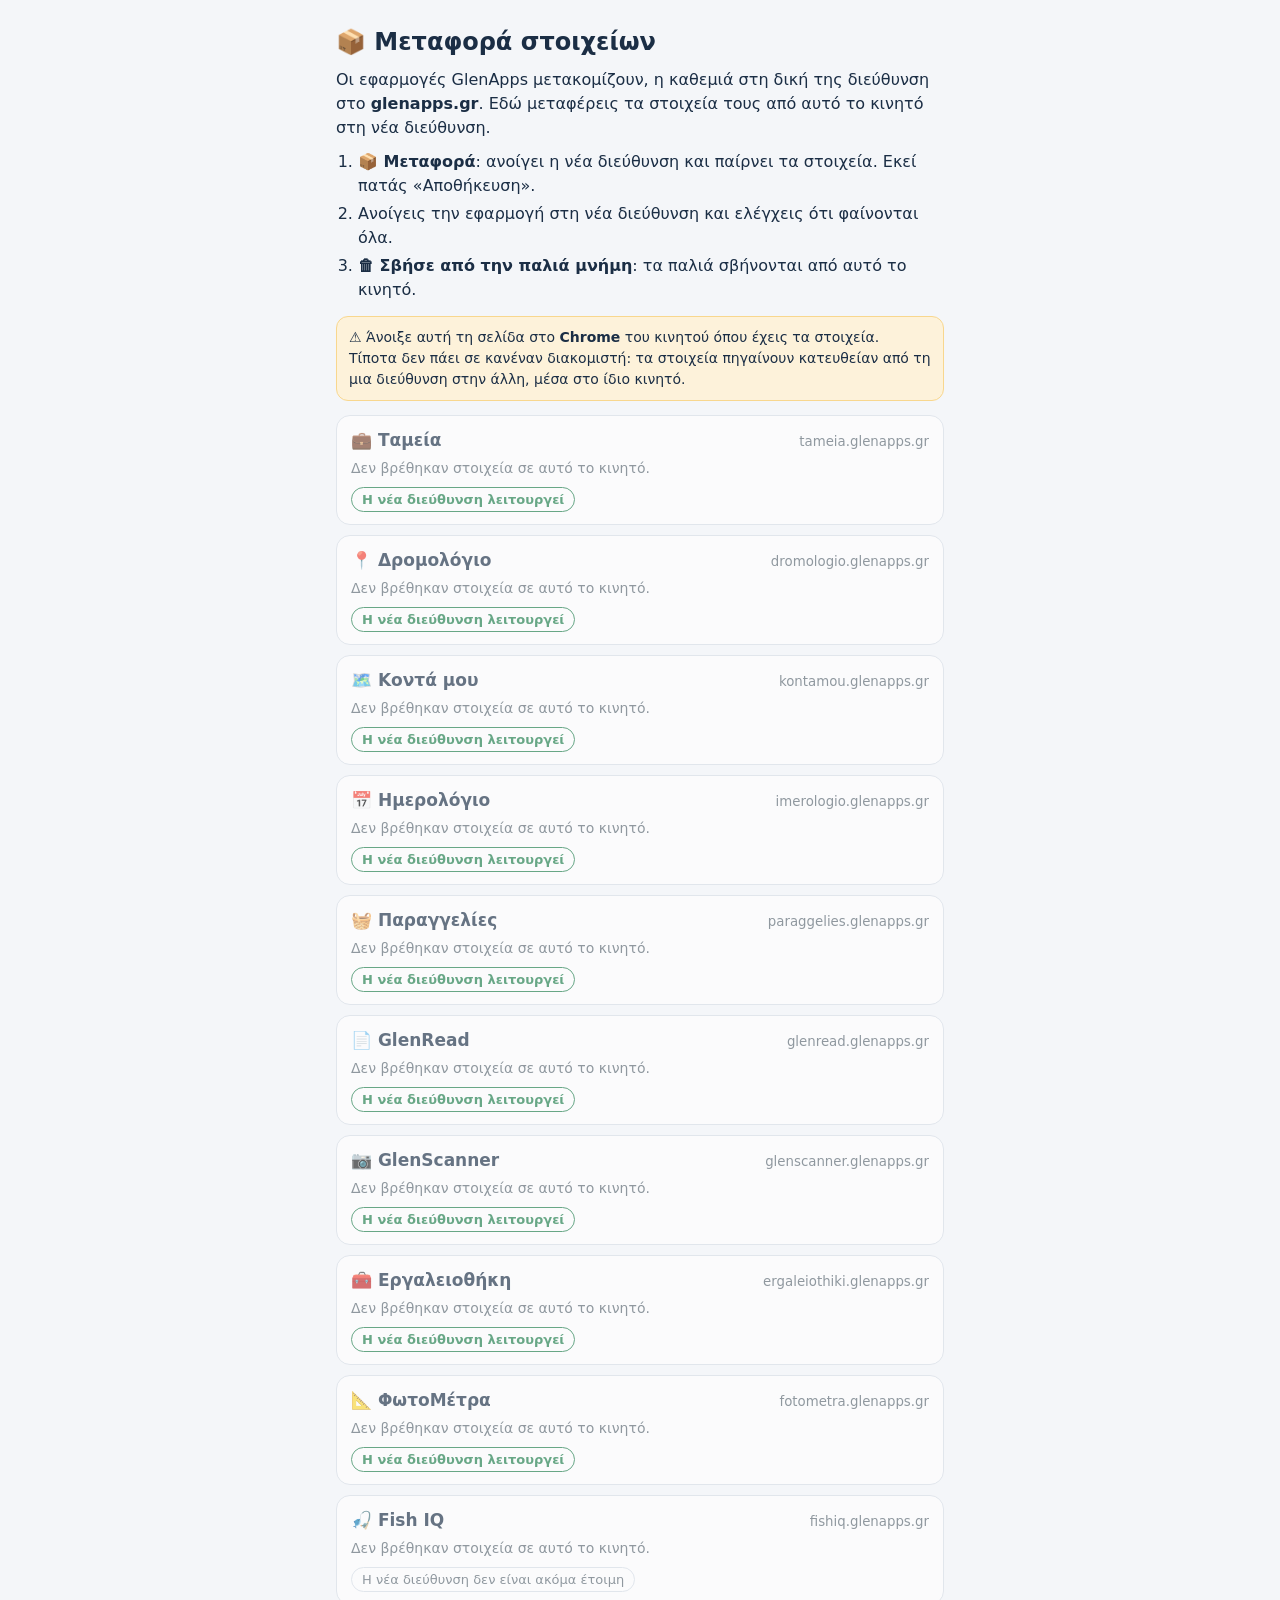
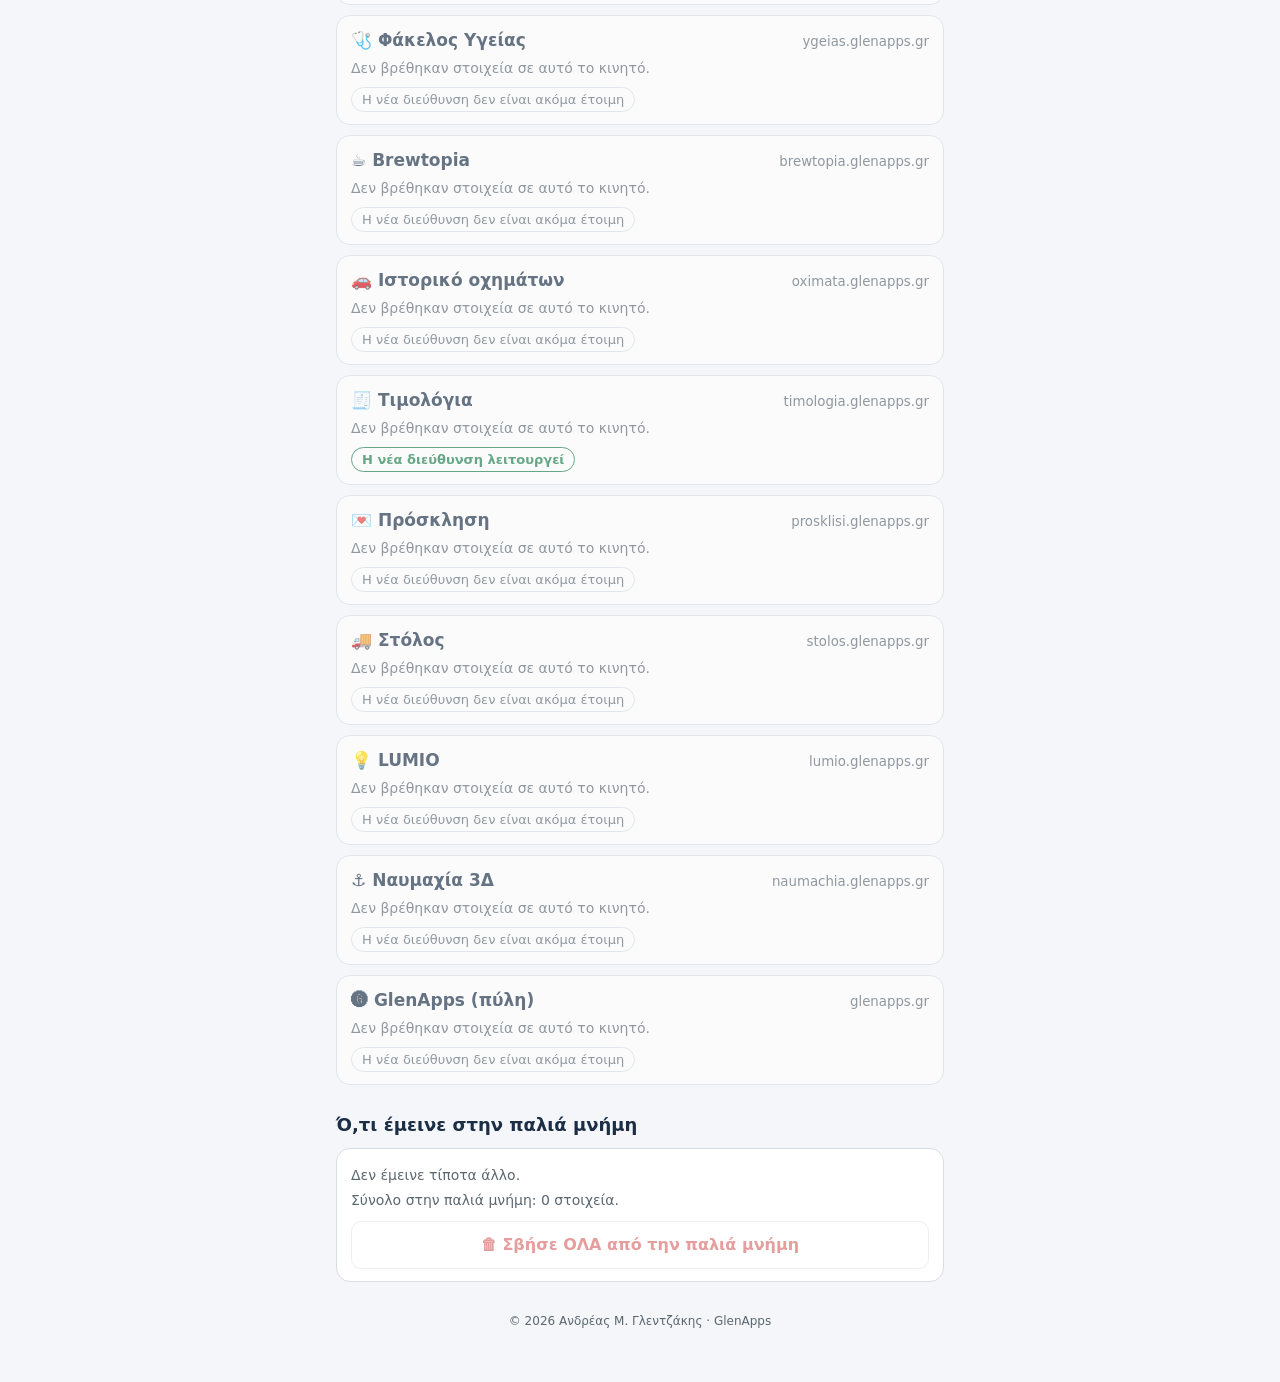
<file: metafora/index.html>
<!DOCTYPE html>
<html lang="el">
<head>
<meta charset="UTF-8">
<meta http-equiv="Content-Security-Policy" content="default-src 'none'; script-src 'self'; style-src 'self'; connect-src 'self'; img-src 'self' data: https://*.glenapps.gr https://glenapps.gr; base-uri 'none'; form-action 'none'">
<meta name="referrer" content="no-referrer">
<meta name="viewport" content="width=device-width, initial-scale=1">
<meta name="robots" content="noindex">
<title>Μεταφορά στοιχείων</title>
<link rel="stylesheet" href="metafora.css">
</head>
<body>
<main>
  <h1>📦 Μεταφορά στοιχείων</h1>
  <p class="lead">Οι εφαρμογές GlenApps μετακομίζουν, η καθεμιά στη δική της διεύθυνση στο <b>glenapps.gr</b>. Εδώ μεταφέρεις τα στοιχεία τους από αυτό το κινητό στη νέα διεύθυνση.</p>
  <ol class="steps">
    <li><b>📦 Μεταφορά</b>: ανοίγει η νέα διεύθυνση και παίρνει τα στοιχεία. Εκεί πατάς «Αποθήκευση».</li>
    <li>Ανοίγεις την εφαρμογή στη νέα διεύθυνση και ελέγχεις ότι φαίνονται όλα.</li>
    <li><b>🗑 Σβήσε από την παλιά μνήμη</b>: τα παλιά σβήνονται από αυτό το κινητό.</li>
  </ol>
  <p class="warn">⚠ Άνοιξε αυτή τη σελίδα στο <b>Chrome</b> του κινητού όπου έχεις τα στοιχεία. Τίποτα δεν πάει σε κανέναν διακομιστή: τα στοιχεία πηγαίνουν κατευθείαν από τη μια διεύθυνση στην άλλη, μέσα στο ίδιο κινητό.</p>
  <div id="mn" class="mn" hidden></div>
  <div id="list"></div>
  <h2>Ό,τι έμεινε στην παλιά μνήμη</h2>
  <div id="rest" class="app"></div>
  <p class="foot">© 2026 Ανδρέας Μ. Γλεντζάκης · GlenApps</p>
</main>
<script src="metafora.js"></script>
</body>
</html>
</file>
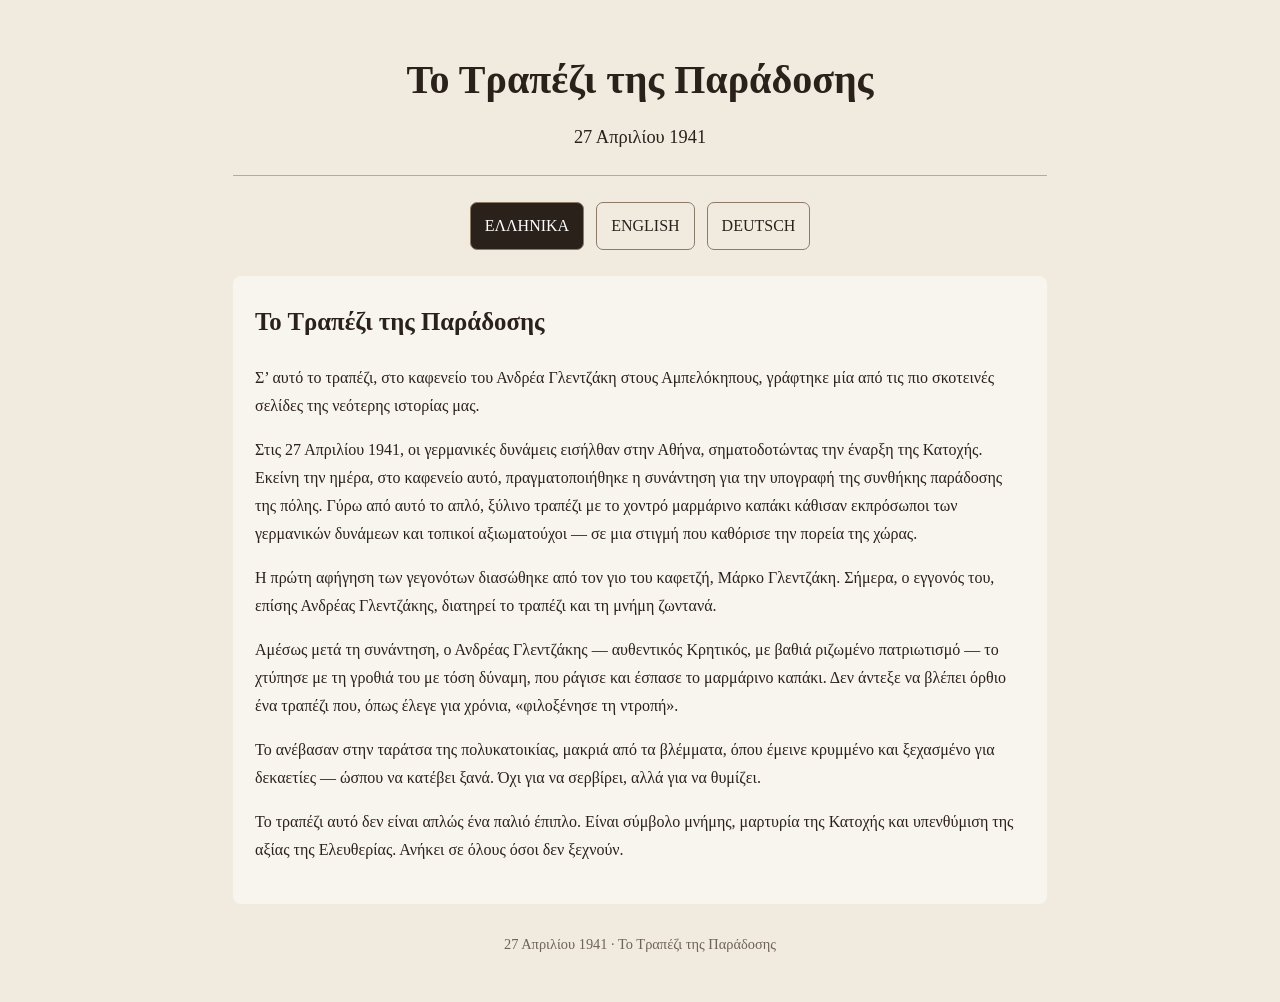
<file: trapezi-paradosis/index.html>
<!DOCTYPE html>
<html lang="el">
<head>
<meta charset="UTF-8">
<meta name="viewport" content="width=device-width, initial-scale=1.0">
<title>Το Τραπέζι της Παράδοσης</title>
<style>
*{box-sizing:border-box}
body{margin:0;background:#f1eadf;color:#2b211b;font-family:Georgia,"Times New Roman",serif;line-height:1.75}
main{max-width:850px;margin:auto;padding:25px 18px 45px}
header{text-align:center;border-bottom:1px solid #b9aa96;padding:20px 10px 22px}
h1{font-size:clamp(1.8rem,6vw,2.5rem);margin:0 0 6px}
.date{font-size:1.15rem}
.lang{text-align:center;margin:22px 0}
.lang button{background:transparent;border:1px solid #8d7b67;color:#2b211b;border-radius:7px;padding:9px 14px;margin:4px;font:inherit;cursor:pointer}
.lang button.active{background:#2b211b;color:#fff}
section{background:rgba(255,255,255,.52);padding:24px 22px;border-radius:8px}
h2{margin-top:0;font-size:1.55rem}
footer{text-align:center;color:#6f6257;margin-top:28px;font-size:.9rem}
.hidden{display:none}
</style>
</head>
<body>
<main>
<header>
<h1>Το Τραπέζι της Παράδοσης</h1>
<div class="date">27 Απριλίου 1941</div>
</header>

<div class="lang" aria-label="Επιλογή γλώσσας">
<button class="active" onclick="showLang('el',this)">ΕΛΛΗΝΙΚΑ</button>
<button onclick="showLang('en',this)">ENGLISH</button>
<button onclick="showLang('de',this)">DEUTSCH</button>
</div>

<section id="el">
<h2>Το Τραπέζι της Παράδοσης</h2>
<p>Σ’ αυτό το τραπέζι, στο καφενείο του Ανδρέα Γλεντζάκη στους Αμπελόκηπους, γράφτηκε μία από τις πιο σκοτεινές σελίδες της νεότερης ιστορίας μας.</p>
<p>Στις 27 Απριλίου 1941, οι γερμανικές δυνάμεις εισήλθαν στην Αθήνα, σηματοδοτώντας την έναρξη της Κατοχής. Εκείνη την ημέρα, στο καφενείο αυτό, πραγματοποιήθηκε η συνάντηση για την υπογραφή της συνθήκης παράδοσης της πόλης. Γύρω από αυτό το απλό, ξύλινο τραπέζι με το χοντρό μαρμάρινο καπάκι κάθισαν εκπρόσωποι των γερμανικών δυνάμεων και τοπικοί αξιωματούχοι — σε μια στιγμή που καθόρισε την πορεία της χώρας.</p>
<p>Η πρώτη αφήγηση των γεγονότων διασώθηκε από τον γιο του καφετζή, Μάρκο Γλεντζάκη. Σήμερα, ο εγγονός του, επίσης Ανδρέας Γλεντζάκης, διατηρεί το τραπέζι και τη μνήμη ζωντανά.</p>
<p>Αμέσως μετά τη συνάντηση, ο Ανδρέας Γλεντζάκης — αυθεντικός Κρητικός, με βαθιά ριζωμένο πατριωτισμό — το χτύπησε με τη γροθιά του με τόση δύναμη, που ράγισε και έσπασε το μαρμάρινο καπάκι. Δεν άντεξε να βλέπει όρθιο ένα τραπέζι που, όπως έλεγε για χρόνια, «φιλοξένησε τη ντροπή».</p>
<p>Το ανέβασαν στην ταράτσα της πολυκατοικίας, μακριά από τα βλέμματα, όπου έμεινε κρυμμένο και ξεχασμένο για δεκαετίες — ώσπου να κατέβει ξανά. Όχι για να σερβίρει, αλλά για να θυμίζει.</p>
<p>Το τραπέζι αυτό δεν είναι απλώς ένα παλιό έπιπλο. Είναι σύμβολο μνήμης, μαρτυρία της Κατοχής και υπενθύμιση της αξίας της Ελευθερίας. Ανήκει σε όλους όσοι δεν ξεχνούν.</p>
</section>

<section id="en" class="hidden">
<h2>The Table of Surrender</h2>
<p>At this table, in Andreas Glentzakis’ café in Ampelokipi, one of the darkest pages of our modern history was written.</p>
<p>On April 27, 1941, German forces entered Athens, marking the beginning of the Occupation. On that day, in this café, a meeting took place for the signing of the city’s surrender. Around this simple wooden table with its thick marble top sat representatives of the German forces and local officials — at a moment that shaped the course of the country.</p>
<p>The first account of the events was preserved by the café owner’s son, Markos Glentzakis. Today, his grandson, also Andreas Glentzakis, keeps the table and its memory alive.</p>
<p>Immediately after the meeting, Andreas Glentzakis — a proud Cretan with deeply rooted patriotism — struck the table with his fist with such force that its marble top cracked and broke. He could not bear to see standing a table which, as he said for years, had “hosted the shame.”</p>
<p>It was taken up to the roof of the building, away from people’s eyes, where it remained hidden and forgotten for decades — until it was brought down again. Not to serve, but to remember.</p>
<p>This table is not simply an old piece of furniture. It is a symbol of memory, a testimony to the Occupation, and a reminder of the value of Freedom. It belongs to all who refuse to forget.</p>
</section>

<section id="de" class="hidden">
<h2>Der Tisch der Kapitulation</h2>
<p>An diesem Tisch, im Café von Andreas Glentzakis in Ampelokipi, wurde eine der dunkelsten Seiten unserer jüngeren Geschichte geschrieben.</p>
<p>Am 27. April 1941 marschierten deutsche Truppen in Athen ein und markierten damit den Beginn der Besatzung. An diesem Tag fand in diesem Café das Treffen zur Unterzeichnung der Kapitulation der Stadt statt. Um diesen einfachen Holztisch mit seiner dicken Marmorplatte saßen Vertreter der deutschen Streitkräfte und örtliche Amtsträger — in einem Augenblick, der den weiteren Verlauf des Landes prägte.</p>
<p>Die erste Schilderung der Ereignisse wurde vom Sohn des Cafébesitzers, Markos Glentzakis, überliefert. Heute bewahrt sein Enkel, ebenfalls Andreas Glentzakis, den Tisch und die Erinnerung lebendig.</p>
<p>Unmittelbar nach dem Treffen schlug Andreas Glentzakis — ein stolzer Kreter mit tief verwurzeltem Patriotismus — mit der Faust so kräftig auf den Tisch, dass die Marmorplatte Risse bekam und zerbrach. Er konnte es nicht ertragen, einen Tisch stehen zu sehen, der, wie er jahrelang sagte, „die Schande beherbergt hatte“.</p>
<p>Der Tisch wurde auf die Dachterrasse des Gebäudes gebracht, fern von den Blicken der Menschen, wo er jahrzehntelang verborgen und vergessen blieb — bis er wieder heruntergebracht wurde. Nicht um zu dienen, sondern um zu erinnern.</p>
<p>Dieser Tisch ist nicht einfach ein altes Möbelstück. Er ist ein Symbol der Erinnerung, ein Zeugnis der Besatzungszeit und eine Erinnerung an den Wert der Freiheit. Er gehört allen, die nicht vergessen.</p>
</section>

<footer>27 Απριλίου 1941 · Το Τραπέζι της Παράδοσης</footer>
</main>

<script>
function showLang(lang,button){
  document.querySelectorAll('section').forEach(s=>s.classList.add('hidden'));
  document.getElementById(lang).classList.remove('hidden');
  document.querySelectorAll('.lang button').forEach(b=>b.classList.remove('active'));
  button.classList.add('active');
  document.documentElement.lang=lang;
  window.scrollTo({top:0,behavior:'smooth'});
}
</script>
</body>
</html>
</file>
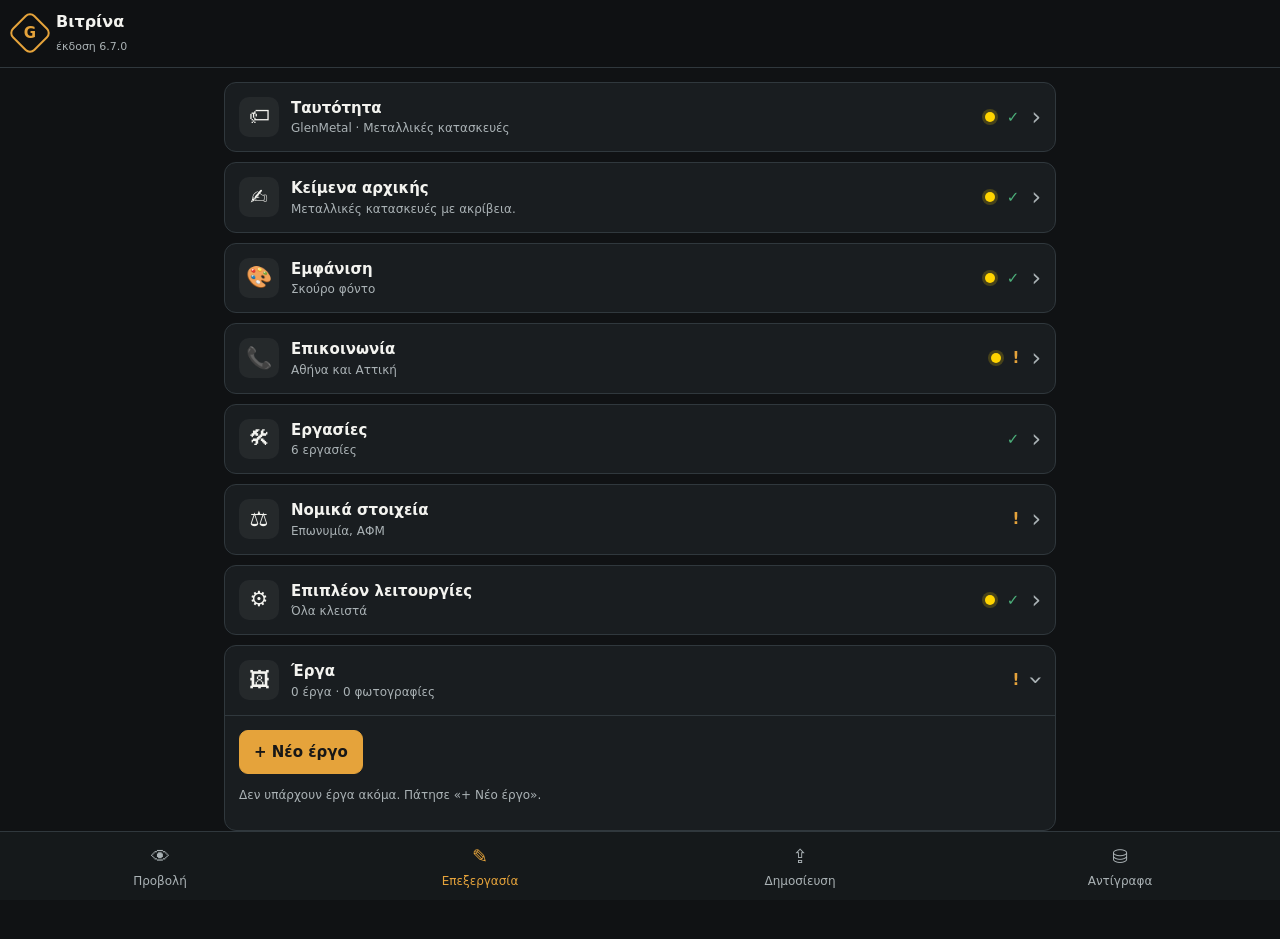
<file: vitrina/index.html>
<!doctype html>
<html lang="el">
<head>
<meta charset="utf-8">
<meta name="viewport" content="width=device-width, initial-scale=1, viewport-fit=cover">
<meta name="app-version" content="6.7.0">
<meta name="theme-color" content="#111315">
<meta http-equiv="Content-Security-Policy" content="default-src 'self'; img-src 'self' blob: data:; style-src 'self' 'unsafe-inline'; script-src 'self' 'unsafe-inline'; frame-src 'self' blob: about:; connect-src 'self'; base-uri 'none'; form-action 'none'; object-src 'none'">
<meta name="referrer" content="no-referrer">
<link rel="manifest" href="manifest.webmanifest">
<link rel="icon" href="icon.svg" type="image/svg+xml">
<title>Βιτρίνα — GlenApps</title>
<style>
:root{--bg:#101214;--panel:#191d20;--panel2:#202529;--line:#30383d;--text:#f3f3ef;--muted:#aab2b5;--accent:#e5a33b;--danger:#e0533b;--ok:#4caf7a}
*{box-sizing:border-box}body{margin:0;background:var(--bg);color:var(--text);font:15px/1.5 system-ui,-apple-system,Segoe UI,Roboto,Arial,sans-serif;padding-bottom:84px}
button,input,textarea,select{font:inherit;color:inherit}button{cursor:pointer}
.top{position:sticky;top:0;z-index:20;background:#101214f2;border-bottom:1px solid var(--line);padding:10px 14px;display:flex;align-items:center;gap:10px}
.top .g{width:32px;height:32px;border:2px solid var(--accent);border-radius:7px;transform:rotate(45deg);display:grid;place-items:center}.top .g b{transform:rotate(-45deg);color:var(--accent)}
.top h1{font-size:16px;margin:0;flex:1}.top small{color:var(--muted);font-size:11px}
.tabs{position:fixed;bottom:0;left:0;right:0;z-index:20;display:grid;grid-template-columns:repeat(4,1fr);background:#15191b;border-top:1px solid var(--line);padding-bottom:env(safe-area-inset-bottom)}
.tabs button{background:none;border:0;padding:10px 4px;color:var(--muted);font-size:12px;display:grid;gap:2px;justify-items:center}.tabs button span{font-size:19px}.tabs button.on{color:var(--accent)}
main{max-width:860px;margin:auto;padding:14px}
.view{display:none}.view.on{display:block}
.card{background:var(--panel);border:1px solid var(--line);border-radius:12px;padding:16px;margin:0 0 14px}
.card h2{font-size:17px;margin:0 0 10px}.card h3{font-size:15px;margin:0}
.f{display:grid;gap:5px;margin:0 0 12px}.f label{font-size:12px;font-weight:700;color:#c5ccce}
.f input,.f textarea,.f select{width:100%;padding:11px;background:#0f1214;border:1px solid var(--line);border-radius:8px}
.f textarea{min-height:76px;resize:vertical}
.row{display:flex;gap:8px;flex-wrap:wrap;align-items:center}
.btn{border:1px solid var(--line);background:#ffffff0a;padding:10px 14px;border-radius:9px;font-weight:700;display:inline-flex;gap:6px;align-items:center;justify-content:center;min-height:42px}
.btn.p{background:var(--accent);border-color:var(--accent);color:#171717}.btn.d{border-color:#7a3528;color:#ffb4a5}.btn.s{min-height:36px;padding:6px 10px;font-size:13px}
.btn:disabled{opacity:.45;cursor:not-allowed}
.hint{font-size:12px;color:var(--muted)}
.warn{border:2px solid var(--danger);background:#3a1b16;color:#ffd5cc;border-radius:10px;padding:12px 14px;margin:0 0 14px;font-size:13px}
.warn b{color:#ff8f7a}
.note{border:1px solid #76592e;background:#332b1d;color:#f1d6a6;border-radius:10px;padding:12px 14px;margin:0 0 14px;font-size:13px}
.proj{border:1px solid var(--line);border-radius:10px;padding:12px;margin:10px 0;background:#1d2225}
.proj-head{display:flex;gap:8px;align-items:center;justify-content:space-between}
.chips{display:flex;gap:10px;flex-wrap:wrap;margin:10px 0}
.chip{width:110px;border:1px solid var(--line);border-radius:8px;overflow:hidden;background:#0f1214}
.chip.main{border:2px solid var(--accent)}
.chip img{width:100%;height:82px;object-fit:cover;display:block}
.chip .ops{display:grid;grid-template-columns:repeat(4,1fr)}
.chip .ops button{background:none;border:0;border-top:1px solid var(--line);padding:7px 0;font-size:14px}
.chip .ops button+button{border-left:1px solid var(--line)}
.chip .tag{font-size:10px;padding:2px 6px;color:var(--muted);display:flex;justify-content:space-between}
.chip.main .tag{color:var(--accent);font-weight:800}
.ok{color:var(--ok)}
iframe#preview{width:100%;height:calc(100vh - 170px);border:1px solid var(--line);border-radius:12px;background:#fff}
.modal{position:fixed;inset:0;z-index:50;background:#050607f5;display:none;flex-direction:column;padding:12px;gap:10px}
.modal.on{display:flex}
.modal canvas{flex:1;min-height:0;width:100%;object-fit:contain;touch-action:none;background:#000;border-radius:8px}
.check{display:flex;gap:10px;align-items:flex-start;margin:8px 0}.check input{width:22px;height:22px;flex:0 0 22px;margin-top:1px}
ol.steps{padding-left:20px}ol.steps li{margin:0 0 8px}
a{color:var(--accent)}
.sec{background:var(--panel);border:1px solid var(--line);border-radius:12px;margin:0 0 10px;overflow:hidden}
.sec summary{list-style:none;display:flex;align-items:center;gap:12px;padding:14px;cursor:pointer;min-height:62px}
.sec summary::-webkit-details-marker{display:none}
.sec summary .ic{width:40px;height:40px;flex:0 0 40px;border-radius:10px;background:#ffffff0d;display:grid;place-items:center;font-size:21px}
.sec summary .tt{flex:1;min-width:0}.sec summary .tt b{display:block;font-size:15px}.sec summary .tt small{display:block;color:var(--muted);font-size:12px;white-space:nowrap;overflow:hidden;text-overflow:ellipsis}
.sec summary .st{font-size:15px;font-weight:800}.sec summary .st.ok{color:var(--ok)}.sec summary .st.no{color:var(--accent)}
.sec summary:after{content:"›";font-size:24px;color:var(--muted);transition:.2s}.sec[open] summary:after{transform:rotate(90deg)}
.sec[open] summary{border-bottom:1px solid var(--line)}
.sec .body{padding:14px}
.nd{width:10px;height:10px;border-radius:50%;background:#ffd400;box-shadow:0 0 0 3px #ffd40033}
i.nf{display:none;width:8px;height:8px;border-radius:50%;background:#ffd400;vertical-align:middle;margin-left:4px}i.nf.on{display:inline-block}
.swatches{display:flex;flex-wrap:wrap;gap:10px;margin-bottom:8px}
.swatches button{width:40px;height:40px;border-radius:50%;border:3px solid transparent;outline:1px solid var(--line)}
.swatches button.on{border-color:#fff}
.seg{display:grid;grid-template-columns:1fr 1fr;border:1px solid var(--line);border-radius:10px;overflow:hidden}
.seg button{background:none;border:0;padding:11px;font-weight:700}.seg button.on{background:var(--accent);color:#171717}
.logo-prev{width:52px;height:52px;border-radius:10px;border:1px solid var(--line);background:#0f1214 center/contain no-repeat;display:grid;place-items:center;color:var(--muted);font-size:20px}
.tog{display:flex;gap:12px;align-items:center;padding:12px 0;border-top:1px solid var(--line);cursor:pointer}.tog:first-of-type{border-top:0}
.tog input{position:absolute;opacity:0;pointer-events:none}.tog .sw{width:48px;height:28px;flex:0 0 48px;border-radius:14px;background:#3a4246;position:relative;transition:.2s}
.tog .sw:after{content:"";position:absolute;top:3px;left:3px;width:22px;height:22px;border-radius:50%;background:#fff;transition:.2s}
.tog input:checked+.sw{background:var(--accent)}.tog input:checked+.sw:after{left:23px}.tog input:focus-visible+.sw{outline:2px solid #fff}
.tog b{display:block}.tog small{display:block;color:var(--muted);font-size:12px}
.item{border:1px solid var(--line);border-radius:10px;padding:12px;margin:10px 0;background:#1d2225}
.bk{display:flex;justify-content:space-between;gap:8px;align-items:center;border-top:1px solid var(--line);padding:8px 0}
</style>
</head>
<body>
<div class="top"><div class="g"><b>G</b></div><div style="flex:1"><h1>Βιτρίνα</h1><small id="ver"></small></div><span id="saveState" class="hint"></span></div>

<main>
<div id="backupWarn" class="warn" style="display:none"></div>

<!-- ΠΡΟΕΠΙΣΚΟΠΗΣΗ -->
<section class="view" id="v-preview">
  <div class="row" style="margin-bottom:10px"><span class="hint" style="flex:1">Έτσι θα βλέπουν τη σελίδα οι πελάτες σου.</span><div class="seg" id="langSeg" hidden style="width:120px"><button data-lang="el" class="on">ΕΛ</button><button data-lang="en">EN</button></div></div>
  <iframe id="preview" title="Προεπισκόπηση σελίδας" sandbox="allow-scripts allow-popups"></iframe>
</section>

<!-- ΕΠΕΞΕΡΓΑΣΙΑ -->
<section class="view" id="v-edit">
  <details class="sec" name="sec" data-sec="ident"><summary><span class="ic">🏷</span><span class="tt"><b>Ταυτότητα</b><small id="sum-ident"></small></span><span class="nd" hidden></span><span class="st" id="st-ident"></span></summary><div class="body">
    <div class="f"><label for="s-name">🏢 Όνομα επιχείρησης</label><input id="s-name" maxlength="60"></div>
    <div class="f"><label for="s-subtitle">🔧 Τι κάνεις</label><input id="s-subtitle" maxlength="60" placeholder="π.χ. Μεταλλικές κατασκευές"></div>
    <div class="f"><label>🖼 Λογότυπο <i class="nf" data-new="ident"></i></label>
      <div class="row"><span class="logo-prev" id="logoPrev"></span><label class="btn s">Επιλογή<input type="file" accept="image/*" hidden id="s-logo"></label><button class="btn s d" id="s-logo-del">Αφαίρεση</button></div>
      <span class="hint">Αν δεν βάλεις, δείχνει το πρώτο γράμμα του ονόματος.</span></div>
  </div></details>

  <details class="sec" name="sec" data-sec="texts"><summary><span class="ic">✍</span><span class="tt"><b>Κείμενα αρχικής</b><small id="sum-texts"></small></span><span class="nd" hidden></span><span class="st" id="st-texts"></span></summary><div class="body">
    <div class="f"><label for="s-eyebrow">🏷 Μικρή ετικέτα</label><input id="s-eyebrow" maxlength="80"></div>
    <div class="f"><label for="s-title">📣 Κεντρικός τίτλος</label><input id="s-title" maxlength="90"></div>
    <div class="f"><label for="s-intro">📝 Περιγραφή</label><textarea id="s-intro" maxlength="400"></textarea></div>
    <div class="f"><label for="s-cta">👆 Κουμπί προσφοράς</label><input id="s-cta" maxlength="30"></div>
    <div class="f"><label for="s-badges">✅ Σήματα εμπιστοσύνης (ένα ανά γραμμή, έως 4) <i class="nf" data-new="texts"></i></label><textarea id="s-badges" rows="3" placeholder="Δωρεάν αυτοψία&#10;Εγγύηση εργασιών&#10;20 χρόνια εμπειρία"></textarea></div>
  </div></details>

  <details class="sec" name="sec" data-sec="look"><summary><span class="ic">🎨</span><span class="tt"><b>Εμφάνιση</b><small id="sum-look"></small></span><span class="nd" hidden></span><span class="st" id="st-look"></span></summary><div class="body">
    <div class="f"><label>🎨 Χρώμα</label><div class="swatches" id="swatches"></div>
      <div class="row"><span class="hint">ή δικό σου:</span><input id="s-accent" type="color" aria-label="Δικό σου χρώμα"></div></div>
    <div class="f"><label>🌗 Φόντο σελίδας <i class="nf" data-new="look"></i></label>
      <div class="seg" id="themeSeg"><button data-theme="dark">🌙 Σκούρο</button><button data-theme="light">☀ Ανοιχτό</button></div></div>
    <div class="f"><label>🌄 Μεγάλη φωτογραφία αρχικής</label>
      <div class="row"><label class="btn s">Επιλογή<input type="file" accept="image/*" hidden id="s-hero"></label><button class="btn s" id="s-hero-blur">▦ Θόλωμα</button><button class="btn s d" id="s-hero-del">Αφαίρεση</button><span id="s-hero-state" class="hint"></span></div>
      <div id="s-hero-pos"><div class="row"><label class="hint" for="s-hx">↔ Εστίαση</label><input id="s-hx" type="range" min="0" max="100" style="flex:1"></div><div class="row"><label class="hint" for="s-hy">↕ Εστίαση</label><input id="s-hy" type="range" min="0" max="100" style="flex:1"></div><div class="row"><label class="hint" for="s-hd">🌓 Σκίαση</label><input id="s-hd" type="range" min="0" max="100" style="flex:1"></div><span class="hint">Διάλεξε ποιο σημείο της φωτογραφίας φαίνεται και πόσο σκουραίνει για να διαβάζονται τα γράμματα.</span></div></div>
  </div></details>

  <details class="sec" name="sec" data-sec="contact"><summary><span class="ic">📞</span><span class="tt"><b>Επικοινωνία</b><small id="sum-contact"></small></span><span class="nd" hidden></span><span class="st" id="st-contact"></span></summary><div class="body">
    <div class="f"><label for="s-phone">☎ Τηλέφωνο</label><input id="s-phone" inputmode="tel" maxlength="20" placeholder="+30 69…"></div>
    <div class="f"><label for="s-chat">💬 Viber / WhatsApp</label><input id="s-chat" inputmode="tel" maxlength="20" placeholder="αν είναι άλλος αριθμός"></div>
    <div class="f"><label for="s-email">✉ Email</label><input id="s-email" inputmode="email" maxlength="80"></div>
    <div class="f"><label for="s-area">📍 Περιοχή εξυπηρέτησης</label><input id="s-area" maxlength="80"><span class="hint">Μόνο περιοχή — όχι διεύθυνση.</span></div>
    <div class="f"><label for="s-hours">🕐 Ωράριο <i class="nf" data-new="contact"></i></label><input id="s-hours" maxlength="80" placeholder="π.χ. Δευ–Παρ 8:00–17:00, Σάβ 8:00–13:00"></div>
    <div class="f"><label for="s-fb">📘 Facebook <i class="nf" data-new="contact"></i></label><input id="s-fb" inputmode="url" maxlength="200" placeholder="https://www.facebook.com/…"></div>
    <div class="f"><label for="s-ig">📸 Instagram <i class="nf" data-new="contact"></i></label><input id="s-ig" inputmode="url" maxlength="200" placeholder="https://www.instagram.com/…"></div>
  </div></details>

  <details class="sec" name="sec" data-sec="services"><summary><span class="ic">🛠</span><span class="tt"><b>Εργασίες</b><small id="sum-services"></small></span><span class="nd" hidden></span><span class="st" id="st-services"></span></summary><div class="body">
    <div class="f"><label for="s-services">📋 Μία ανά γραμμή (έως 24)</label><textarea id="s-services" rows="6"></textarea></div>
    <div class="f"><label>🖼 Φωτογραφία σε κάθε κατηγορία</label><div id="svc-pics"></div><span class="hint">Χωρίς δική της, παίρνει τη φωτογραφία του πρώτου έργου της κατηγορίας. Με το «↳ μέσα σε» μια κατηγορία γίνεται υποκατηγορία άλλης: δεν πιάνει χώρο στη σελίδα και ανοίγει όταν πατήσει κάποιος την κύρια.</span>
      <div class="row"><label class="hint" for="s-sd">🌓 Σκίαση</label><input id="s-sd" type="range" min="0" max="100" style="flex:1"></div></div>
  </div></details>

  <details class="sec" name="sec" data-sec="legal"><summary><span class="ic">⚖</span><span class="tt"><b>Νομικά στοιχεία</b><small id="sum-legal"></small></span><span class="nd" hidden></span><span class="st" id="st-legal"></span></summary><div class="body">
    <p class="hint">Τα ζητά ο νόμος. Φαίνονται στο κάτω μέρος της σελίδας.</p>
    <div class="f"><label for="c-legal">🏛 Επωνυμία</label><input id="c-legal" maxlength="120"></div>
    <div class="f"><label for="c-afm">🔢 ΑΦΜ</label><input id="c-afm" inputmode="numeric" maxlength="12"></div>
    <div class="f"><label for="c-gemi">📄 Αριθμός ΓΕΜΗ</label><input id="c-gemi" inputmode="numeric" maxlength="20"></div>
    <div class="f"><label for="c-addr">📍 Έδρα</label><input id="c-addr" maxlength="160"></div>
  </div></details>

  <details class="sec" name="sec" data-sec="extra"><summary><span class="ic">⚙</span><span class="tt"><b>Επιπλέον λειτουργίες</b><small id="sum-extra"></small></span><span class="nd" hidden></span><span class="st" id="st-extra"></span></summary><div class="body">
    <p class="hint">Άνοιξε μόνο όσα θέλεις να φαίνονται στη σελίδα σου.</p>
    <label class="tog"><input type="checkbox" id="f-reviews"><span class="sw"></span><span><b>⭐ Κριτικές πελατών</b><small>Σχόλια πελατών με αστέρια</small></span></label>
    <label class="tog"><input type="checkbox" id="f-faq"><span class="sw"></span><span><b>❓ Συχνές ερωτήσεις</b><small>Απαντήσεις σε ό,τι ρωτούν συνήθως οι πελάτες</small></span></label>
    <label class="tog"><input type="checkbox" id="f-offers"><span class="sw"></span><span><b>🏷 Προσφορές</b><small>Κουμπί «Προσφορές» πάνω δεξιά, με ειδικές τιμές</small></span></label>
    <label class="tog"><input type="checkbox" id="f-en"><span class="sw"></span><span><b>🌐 Σελίδα και στα αγγλικά</b><small>Κουμπί EN για πελάτες από το εξωτερικό</small></span></label>
  </div></details>

  <details class="sec" name="sec" data-sec="offers" hidden><summary><span class="ic">🏷</span><span class="tt"><b>Προσφορές</b><small id="sum-offers"></small></span><span class="nd" hidden></span><span class="st" id="st-offers"></span></summary><div class="body">
    <div class="hint">Ό,τι βάλεις εδώ φαίνεται με το κουμπί «🏷 Προσφορές» πάνω δεξιά στη σελίδα (αντί για το «Ζήτα προσφορά», που μένει πιο κάτω). Όταν λήξουν όλες, το κουμπί γυρίζει μόνο του στο «Ζήτα προσφορά».</div>
    <div class="warn" style="margin:10px 0">⚖ Γράψε <b>τελικές τιμές με ΦΠΑ</b>. Η «κανονική τιμή» πρέπει να είναι <b>πραγματική</b>: η χαμηλότερη που χρέωνες τις τελευταίες 30 μέρες. Ψεύτικη έκπτωση απαγορεύεται από τον νόμο για τον καταναλωτή.</div>
    <label class="tog"><input type="checkbox" id="offersBlink"><span class="sw"></span><span><b>✨ Να αναβοσβήνει το κουμπί</b><small>Για να τραβάει το μάτι</small></span></label>
    <button class="btn p" id="addOffer">+ Νέα προσφορά</button>
    <div id="offList"></div>
  </div></details>

  <details class="sec" name="sec" data-sec="reviews" hidden><summary><span class="ic">⭐</span><span class="tt"><b>Κριτικές πελατών</b><small id="sum-reviews"></small></span><span class="nd" hidden></span><span class="st" id="st-reviews"></span></summary><div class="body">
    <div class="warn"><b>⚠ Μόνο αληθινές κριτικές.</b> Ο νόμος απαγορεύει τις ψεύτικες ή «φτιαγμένες» κριτικές (πρόστιμα από την Αρχή Προστασίας Καταναλωτή). Γράψε μόνο ό,τι σου είπε ή σου έγραψε πραγματικά ο πελάτης, με τη συγκατάθεσή του, και μόνο μικρό όνομα με αρχικό επωνύμου (π.χ. «Νίκος Π.»).</div>
    <button class="btn p" id="addReview">+ Νέα κριτική</button>
    <div id="revList"></div>
  </div></details>

  <details class="sec" name="sec" data-sec="faq" hidden><summary><span class="ic">❓</span><span class="tt"><b>Συχνές ερωτήσεις</b><small id="sum-faq"></small></span><span class="nd" hidden></span><span class="st" id="st-faq"></span></summary><div class="body">
    <button class="btn p" id="addFaq">+ Νέα ερώτηση</button>
    <div id="faqList"></div>
  </div></details>

  <details class="sec" name="sec" data-sec="en" hidden><summary><span class="ic">🌐</span><span class="tt"><b>Αγγλικά κείμενα</b><small id="sum-en"></small></span><span class="nd" hidden></span><span class="st" id="st-en"></span></summary><div class="body">
    <p class="hint">Ό,τι αφήσεις κενό, εμφανίζεται στα ελληνικά. Τα αγγλικά των έργων γράφονται μέσα σε κάθε έργο.</p>
    <div class="f"><label for="en-subtitle">🔧 Τι κάνεις (EN)</label><input id="en-subtitle" maxlength="60" placeholder="e.g. Metal constructions"></div>
    <div class="f"><label for="en-eyebrow">🏷 Μικρή ετικέτα (EN)</label><input id="en-eyebrow" maxlength="80"></div>
    <div class="f"><label for="en-title">📣 Κεντρικός τίτλος (EN)</label><input id="en-title" maxlength="90"></div>
    <div class="f"><label for="en-intro">📝 Περιγραφή (EN)</label><textarea id="en-intro" maxlength="400"></textarea></div>
    <div class="f"><label for="en-cta">👆 Κουμπί προσφοράς (EN)</label><input id="en-cta" maxlength="30" placeholder="Get a quote"></div>
    <div class="f"><label for="en-area">📍 Περιοχή (EN)</label><input id="en-area" maxlength="80"></div>
    <div class="f"><label for="en-hours">🕐 Ωράριο (EN)</label><input id="en-hours" maxlength="80"></div>
    <div class="f"><label for="en-services">🛠 Εργασίες (EN) — με την ίδια σειρά, μία ανά γραμμή</label><textarea id="en-services" rows="6"></textarea></div>
    <div class="f"><label for="en-badges">✅ Σήματα εμπιστοσύνης (EN)</label><textarea id="en-badges" rows="3"></textarea></div>
  </div></details>

  <details class="sec" name="sec" data-sec="projects" open><summary><span class="ic">🖼</span><span class="tt"><b>Έργα</b><small id="sum-projects"></small></span><span class="nd" hidden></span><span class="st" id="st-projects"></span></summary><div class="body">
    <div class="row"><button class="btn p" id="addProject">+ Νέο έργο</button></div>
    <div id="projList"></div>
  </div></details>
</section>

<!-- ΔΗΜΟΣΙΕΥΣΗ -->
<section class="view" id="v-publish">
  <div class="card"><h2>Πριν δημοσιεύσεις</h2>
    <label class="check"><input type="checkbox" id="k1"><span>Έλεγξα <b>όλες</b> τις φωτογραφίες: δεν φαίνονται πρόσωπα, πινακίδες αυτοκινήτων, αριθμοί σπιτιών ή άλλα στοιχεία που δείχνουν ποιος είναι ο πελάτης — ή τα θόλωσα.</span></label>
    <label class="check"><input type="checkbox" id="k2"><span>Έχω τη συγκατάθεση των πελατών για όσες φωτογραφίες είναι από τον χώρο τους.</span></label>
    <label class="check"><input type="checkbox" id="k3"><span>Ευθύνομαι εγώ για ό,τι δημοσιεύω στη σελίδα μου.</span></label>
    <div id="pubProblems" class="note" style="display:none"></div>
    <button class="btn p" id="exportSite" disabled>⬇ Λήψη έτοιμης σελίδας</button>
    <p class="hint">Κατεβαίνει ένα αρχείο <b>vitrina-selida.zip</b> με τη σελίδα και τις φωτογραφίες. Οι φωτογραφίες έχουν ήδη καθαριστεί από θέση GPS και στοιχεία κάμερας.</p>
  </div>
  <div class="card"><h2>Ανέβασμα στον δικό σου δωρεάν λογαριασμό</h2>
    <p class="hint">Η σελίδα φιλοξενείται <b>στον δικό σου λογαριασμό</b>. Οι GlenApps δεν κρατούν ούτε βλέπουν τίποτα.</p>
    <ol class="steps">
      <li>Άνοιξε <a href="https://dash.cloudflare.com/?to=/:account/workers-and-pages/create/pages" target="_blank" rel="noopener noreferrer">τη σελίδα δημιουργίας στο Cloudflare</a> (αν δεν έχεις λογαριασμό, φτιάξε δωρεάν).</li>
      <li>Πάτησε <b>«Upload assets»</b> (ανέβασμα αρχείων).</li>
      <li>Δώσε όνομα, π.χ. το όνομα της επιχείρησής σου με λατινικά — αυτό γίνεται η διεύθυνσή σου (…<b>.pages.dev</b>).</li>
      <li>Σύρε μέσα το <b>vitrina-selida.zip</b> και πάτησε <b>«Deploy site»</b>.</li>
      <li>Κάθε φορά που αλλάζεις κάτι: ξανακατέβασε το zip και στο ίδιο έργο πάτησε <b>«Create new deployment»</b>. Η διεύθυνση μένει ίδια.</li>
    </ol>
  </div>
</section>

<!-- ΑΝΤΙΓΡΑΦΑ -->
<section class="view" id="v-backup">
  <div class="warn"><b>⚠ Κράτα πάντα αντίγραφο ασφαλείας.</b> Η Βιτρίνα φυλάει τα πάντα <b>μόνο σε αυτή τη συσκευή</b>. Αν σβηστούν τα δεδομένα του φυλλομετρητή ή χαθεί το κινητό, χάνονται. Κατέβαζε αντίγραφο μετά από κάθε αλλαγή και φύλαξέ το σε Google Drive, υπολογιστή ή email.</div>
  <div class="card"><h2>Πού φυλάγονται τα στοιχεία σου</h2>
    <div id="whereRows"></div>
  </div>
  <div class="card"><h2>Αντίγραφα</h2>
    <div class="row"><button class="btn p" id="dlBackup">⬇ Λήψη αντιγράφου</button><label class="btn">⬆ Επαναφορά από αρχείο<input type="file" accept=".json,application/json" hidden id="ulBackup"></label></div>
    <p class="hint">Πριν από κάθε επαναφορά κρατιέται αυτόματα αντίγραφο των τωρινών στοιχείων εδώ στη συσκευή (τα 10 πιο πρόσφατα).</p>
    <h3 style="margin-top:14px">Αυτόματα αντίγραφα στη συσκευή</h3>
    <div id="prinList" class="hint"></div>
  </div>
</section>
</main>

<nav class="tabs">
  <button data-v="preview"><span>👁</span>Προβολή</button>
  <button data-v="edit" class="on"><span>✎</span>Επεξεργασία</button>
  <button data-v="publish"><span>⇪</span>Δημοσίευση</button>
  <button data-v="backup"><span>⛁</span>Αντίγραφα</button>
</nav>

<!-- ΘΟΛΩΜΑ -->
<div class="modal" id="blurModal" role="dialog" aria-label="Θόλωμα φωτογραφίας">
  <div class="row"><b style="flex:1">Πέρασε το δάχτυλο πάνω από πρόσωπα, πινακίδες, αριθμούς.</b></div>
  <canvas id="blurCanvas"></canvas>
  <div class="row"><label class="hint" for="blurSize">Πινέλο</label><input id="blurSize" type="range" min="20" max="160" value="60" style="flex:1"></div>
  <div class="row"><button class="btn" id="blurUndo">↶ Αναίρεση</button><button class="btn" id="blurCancel">Άκυρο</button><button class="btn p" id="blurSave" style="flex:1">✓ Αποθήκευση</button></div>
</div>

<script>
"use strict";
const APP_VERSION = "6.7.0";
const $ = id => document.getElementById(id);
$("ver").textContent = "έκδοση " + APP_VERSION;

/* ================= Αποθήκευση στη συσκευή (IndexedDB) ================= */
const DB_NAME = "glenapps-vitrina";
let dbp = null;
function db() {
  if (!dbp) dbp = new Promise((res, rej) => {
    const r = indexedDB.open(DB_NAME, 1);
    r.onupgradeneeded = () => { const d = r.result; d.createObjectStore("kv"); d.createObjectStore("photos"); d.createObjectStore("prin"); };
    r.onsuccess = () => res(r.result); r.onerror = () => rej(r.error);
  });
  return dbp;
}
async function tx(store, mode, fn) {
  const d = await db();
  return new Promise((res, rej) => {
    const t = d.transaction(store, mode), s = t.objectStore(store);
    let out; const r = fn(s); if (r) r.onsuccess = () => { out = r.result; };
    t.oncomplete = () => res(out); t.onerror = () => rej(t.error); t.onabort = () => rej(t.error);
  });
}
const kvGet = k => tx("kv", "readonly", s => s.get(k));
const kvPut = (k, v) => tx("kv", "readwrite", s => s.put(v, k));
const phGet = id => tx("photos", "readonly", s => s.get(id));
const phPut = (id, b) => tx("photos", "readwrite", s => s.put(b, id));
const phDel = id => tx("photos", "readwrite", s => s.delete(id));
const phKeys = () => tx("photos", "readonly", s => s.getAllKeys());

/* ================= Κατάσταση ================= */
const DEFAULT_SERVICES = ["Κάγκελα & κιγκλιδώματα","Πόρτες & πύλες","Μεταλλικές σκάλες","Στέγαστρα & πέργκολες","Μεταλλικοί σκελετοί","Ειδικές κατασκευές"];
function defaultState() {
  return { v: 1, settings: {
    name: "GlenMetal", subtitle: "Μεταλλικές κατασκευές", eyebrow: "Σχεδιασμός · Κατασκευή · Τοποθέτηση",
    title: "Μεταλλικές κατασκευές με ακρίβεια.", intro: "Σχεδιάζουμε και κατασκευάζουμε μεταλλικές λύσεις για κατοικίες και επαγγελματικούς χώρους.",
    cta: "Ζήτα προσφορά", accent: "#e5a33b", hero: null, services: DEFAULT_SERVICES.slice(),
    phone: "", chat: "", email: "", area: "Αθήνα και Αττική", hours: "", fb: "", ig: "",
    features: { reviews: false, faq: false, en: false, offers: false }, reviews: [], faq: [], offers: [], offersBlink: true, svcParent: {},
    en: { subtitle: "", eyebrow: "", title: "", intro: "", cta: "", area: "", hours: "", services: [], badges: [] },
    logo: null, theme: "dark", badges: ["Κατασκευές κατά παραγγελία", "Προσεγμένη τοποθέτηση"],
    company: { legal: "", afm: "", gemi: "", addr: "" } },
    projects: [], lastBackup: 0, lastChange: 0, seen: {} };
}
let S = null;
function mergeSettings(d, x) {
  x = x || {};
  return { ...d, ...x, company: { ...d.company, ...(x.company || {}) }, features: { ...d.features, ...(x.features || {}) }, en: { ...d.en, ...(x.en || {}) },
    reviews: Array.isArray(x.reviews) ? x.reviews : [], faq: Array.isArray(x.faq) ? x.faq : [], offers: Array.isArray(x.offers) ? x.offers : [] };
}
let saveTimer = null;
function changed() {
  S.lastChange = Date.now(); updateSummaries();
  $("saveState").textContent = "αποθήκευση…";
  clearTimeout(saveTimer);
  saveTimer = setTimeout(saveNow, 350);
}
async function saveNow() {
  clearTimeout(saveTimer);
  try { await kvPut("state", S); $("saveState").textContent = "✓ αποθηκεύτηκε"; }
  catch (e) { $("saveState").textContent = "⚠ δεν αποθηκεύτηκε"; alert("Δεν αποθηκεύτηκε στη συσκευή: " + e.message); }
  refreshBackupWarn();
}

/* ================= Φωτογραφίες: σμίκρυνση + καθάρισμα GPS/EXIF ================= */
function uid() { return (crypto.randomUUID ? crypto.randomUUID() : (Date.now() + "-" + Math.random())).replace(/-/g, "").slice(0, 20); }
function loadImg(blob) {
  return new Promise((res, rej) => { const u = URL.createObjectURL(blob), i = new Image();
    i.onload = () => { URL.revokeObjectURL(u); res(i); }; i.onerror = () => { URL.revokeObjectURL(u); rej(new Error("Το αρχείο δεν είναι εικόνα που μπορώ να διαβάσω.")); }; i.src = u; });
}
function canvasToJpeg(c, q = .84) { return new Promise((res, rej) => c.toBlob(b => b ? res(b) : rej(new Error("Αποτυχία μετατροπής εικόνας")), "image/jpeg", q)); }
// Ξαναζωγραφίζουμε την εικόνα σε καμβά: το νέο JPEG ΔΕΝ περιέχει EXIF, GPS ή στοιχεία κάμερας.
async function cleanPhoto(file, maxSide = 1600) {
  if (!/^image\//.test(file.type || "image/")) throw new Error("Επιτρέπονται μόνο φωτογραφίες.");
  if (file.size > 40 * 1024 * 1024) throw new Error("Η φωτογραφία είναι πολύ μεγάλη.");
  const img = await loadImg(file);
  const k = Math.min(1, maxSide / Math.max(img.naturalWidth, img.naturalHeight));
  const c = document.createElement("canvas"); c.width = Math.round(img.naturalWidth * k); c.height = Math.round(img.naturalHeight * k);
  const x = c.getContext("2d"); x.fillStyle = "#000"; x.fillRect(0, 0, c.width, c.height); x.drawImage(img, 0, 0, c.width, c.height);
  return canvasToJpeg(c);
}
async function addPhotoFile(file) { const b = await cleanPhoto(file); const id = uid(); await phPut(id, b); return id; }
const urlCache = new Map();
async function photoURL(id) {
  if (!id) return "";
  if (urlCache.has(id)) return urlCache.get(id);
  const b = await phGet(id); if (!b) return "";
  const u = URL.createObjectURL(b); urlCache.set(id, u); return u;
}
function forgetURL(id) { if (urlCache.has(id)) { URL.revokeObjectURL(urlCache.get(id)); urlCache.delete(id); } }
function usedPhotoIds() {
  const set = new Set(); if (S.settings.hero) set.add(S.settings.hero); if (S.settings.logo) set.add(S.settings.logo);
  for (const v of Object.values(S.settings.svcImg || {})) if (v) set.add(v);
  for (const p of S.projects) { p.photos.forEach(x => set.add(x)); if (p.before) set.add(p.before); if (p.after) set.add(p.after); }
  return set;
}
// Οριστική διαγραφή φωτογραφιών που δεν χρησιμοποιούνται πια (μένουν μόνο στα αυτόματα αντίγραφα της συσκευής).
async function sweepPhotos() {
  const used = usedPhotoIds();
  for (const id of await phKeys()) if (!used.has(id)) { forgetURL(id); await phDel(id); }
}

/* ================= Θόλωμα με ψηφίδωμα (δουλεύει σε όλα τα κινητά, δεν αναιρείται) ================= */
const bc = $("blurCanvas"), bx = bc.getContext("2d");
let blurDone = null, blurUndo = [], blurDown = false, blurLast = null;
async function openBlur(photoId) {
  const img = await loadImg(await phGet(photoId));
  bc.width = img.naturalWidth; bc.height = img.naturalHeight; bx.drawImage(img, 0, 0);
  blurUndo = [];
  $("blurModal").classList.add("on");
  return new Promise(res => { blurDone = res; });
}
function bpt(e) { const r = bc.getBoundingClientRect(); const s = Math.min(r.width / bc.width, r.height / bc.height);
  const ox = r.left + (r.width - bc.width * s) / 2, oy = r.top + (r.height - bc.height * s) / 2;
  return { x: (e.clientX - ox) / s, y: (e.clientY - oy) / s, s }; }
function pixelDab(x, y, radius) {
  const R = Math.round(radius), x0 = Math.max(0, Math.round(x - R)), y0 = Math.max(0, Math.round(y - R));
  const w = Math.min(2 * R, bc.width - x0), h = Math.min(2 * R, bc.height - y0); if (w < 2 || h < 2) return;
  const block = Math.max(12, Math.round(R / 2.5));
  const t = document.createElement("canvas"); t.width = Math.max(1, Math.ceil(w / block)); t.height = Math.max(1, Math.ceil(h / block));
  const tx2 = t.getContext("2d"); tx2.imageSmoothingEnabled = true; tx2.drawImage(bc, x0, y0, w, h, 0, 0, t.width, t.height);
  bx.save(); bx.beginPath(); bx.arc(x, y, R, 0, Math.PI * 2); bx.clip(); bx.imageSmoothingEnabled = false;
  bx.drawImage(t, 0, 0, t.width, t.height, x0, y0, t.width * block, t.height * block); bx.restore();
}
function brushR(s) { return Number($("blurSize").value) / 2 / (s || 1); }
bc.addEventListener("pointerdown", e => { e.preventDefault(); if (blurUndo.length > 15) blurUndo.shift(); blurUndo.push(bx.getImageData(0, 0, bc.width, bc.height));
  blurDown = true; bc.setPointerCapture(e.pointerId); blurLast = bpt(e); pixelDab(blurLast.x, blurLast.y, brushR(blurLast.s)); });
bc.addEventListener("pointermove", e => { if (!blurDown) return; const p = bpt(e), r = brushR(p.s), dx = p.x - blurLast.x, dy = p.y - blurLast.y;
  const n = Math.max(1, Math.ceil(Math.hypot(dx, dy) / (r / 2))); for (let i = 1; i <= n; i++) pixelDab(blurLast.x + dx * i / n, blurLast.y + dy * i / n, r); blurLast = p; });
["pointerup", "pointercancel"].forEach(ev => bc.addEventListener(ev, () => { blurDown = false; }));
$("blurUndo").onclick = () => { if (blurUndo.length) bx.putImageData(blurUndo.pop(), 0, 0); };
$("blurCancel").onclick = () => { $("blurModal").classList.remove("on"); blurDone && blurDone(null); };
$("blurSave").onclick = async () => { const b = await canvasToJpeg(bc, .86); $("blurModal").classList.remove("on"); blurDone && blurDone(b); };
// Επιστρέφει νέο id (η αθόλωτη εκδοχή σβήνεται οριστικά).
async function blurPhoto(id) {
  const b = await openBlur(id); if (!b) return id;
  const nid = uid(); await phPut(nid, b); forgetURL(id); await phDel(id); return nid;
}

/* ================= Σελίδα πελατών (ίδια για προβολή και εξαγωγή) ================= */
const SITE_CSS = `:root{--bg:#101214;--panel:#191d20;--line:#30383d;--text:#f3f3ef;--muted:#aab2b5;--accent:#e5a33b;--max:1180px}
*{box-sizing:border-box}html{scroll-behavior:smooth}body{margin:0;background:var(--bg);color:var(--text);font:16px/1.55 system-ui,-apple-system,Segoe UI,Roboto,Arial,sans-serif}a{color:inherit;text-decoration:none}
.wrap{width:min(var(--max),calc(100% - 32px));margin:auto}
.topbar{position:sticky;top:0;z-index:10;background:#101214ee;border-bottom:1px solid #ffffff12;backdrop-filter:blur(10px)}
.topbar .wrap{height:68px;display:flex;align-items:center;justify-content:space-between;gap:12px}
.brand{display:flex;gap:12px;align-items:center;font-weight:850;letter-spacing:.06em;min-width:0}.brand b{display:block;white-space:nowrap;overflow:hidden;text-overflow:ellipsis}
.mark{width:36px;height:36px;flex:0 0 36px;border:2px solid var(--accent);display:grid;place-items:center;transform:rotate(45deg);border-radius:8px}.mark span{transform:rotate(-45deg);color:var(--accent);font-size:16px}
.brand small{display:block;color:var(--muted);font-size:11px;letter-spacing:.12em;font-weight:600;white-space:nowrap;overflow:hidden;text-overflow:ellipsis}
.nav{display:flex;gap:22px;color:#d3d6d5;font-size:14px}.nav a:hover{color:var(--accent)}
.btn{border:1px solid var(--line);padding:11px 16px;border-radius:8px;font-weight:700;font-size:15px;display:inline-flex;align-items:center;justify-content:center;gap:8px;background:#ffffff08;color:var(--text)}
.btn.p{background:var(--accent);border-color:var(--accent);color:#171717}
.hero{position:relative;overflow:hidden;border-bottom:1px solid var(--line);background:radial-gradient(ellipse at 75% 42%,#5d4828 0,#27231c 24%,#171a1b 55%,#101214 78%);background-size:cover;background-position:center}
.hero:before{content:"";position:absolute;inset:0;background:linear-gradient(90deg,#101214 0%,#101214dd 40%,#10121444 100%)}
.hero .in{position:relative;max-width:650px;padding:90px 0 80px}
.eyebrow{color:var(--accent);text-transform:uppercase;letter-spacing:.18em;font-size:12px;font-weight:800}
.hero h1{font-size:clamp(36px,7vw,70px);line-height:1.04;letter-spacing:-.04em;margin:18px 0}
.hero p{color:#c4c9c7;font-size:18px;margin:0}
.acts{display:flex;gap:10px;flex-wrap:wrap;margin-top:28px}
.btn.big{font-size:17px;padding:14px 22px;border-radius:12px;font-weight:850}
.btn.glow{background:var(--accent);border-color:var(--accent);color:#171717;box-shadow:0 0 0 0 var(--accent);animation:glow 2.4s ease-out infinite}
@keyframes glow{0%{box-shadow:0 0 0 0 color-mix(in srgb,var(--accent) 70%,transparent)}70%{box-shadow:0 0 0 14px transparent}100%{box-shadow:0 0 0 0 transparent}}
.btn.offr{background:linear-gradient(135deg,#e63946,#ff8a00);border:0;color:#fff;border-radius:999px;padding:10px 18px;font-weight:900;letter-spacing:.02em;cursor:pointer;font-family:inherit;font-size:15px;white-space:nowrap;box-shadow:0 4px 16px #e6394655}
.btn.offr.blink{animation:offr 1.6s ease-in-out infinite}
@keyframes offr{0%,100%{transform:scale(1);box-shadow:0 4px 16px #e6394655}50%{transform:scale(1.07);box-shadow:0 0 22px #ff8a00cc}}
@media (prefers-reduced-motion:reduce){.btn.glow,.btn.offr.blink{animation:none}}
.mdcats{margin-bottom:16px}.offs{display:grid;gap:14px}.off{border:1px solid var(--line);border-radius:14px;padding:16px;background:var(--panel);position:relative}
.off h4{margin:0 0 6px;font-size:19px;padding-right:66px}.off p{margin:0 0 10px;color:var(--muted)}
.off .pr{display:flex;align-items:baseline;gap:12px;flex-wrap:wrap;margin:6px 0}.off .now{font-size:28px;font-weight:900;color:#ff8a00}
.off .was{color:var(--muted)}.off .was s{opacity:.85}.off .pct{position:absolute;top:12px;right:12px;background:#e63946;color:#fff;font-weight:900;border-radius:999px;padding:4px 10px;font-size:14px}
.off .til{font-size:13px;color:var(--muted);margin-bottom:10px}.offvat{font-size:12px;color:var(--muted);margin-top:12px}
section{padding:70px 0}.head h2{font-size:clamp(26px,4vw,40px);letter-spacing:-.03em;margin:6px 0 24px}
.cats{display:grid;grid-template-columns:repeat(3,1fr);gap:12px}
.cat{padding:22px;background:linear-gradient(145deg,#202529,#171a1c);border:1px solid var(--line);border-radius:10px}
.cat .n{font-size:12px;color:var(--accent);letter-spacing:.15em}.cat h3{font-size:18px;margin:12px 0 0}
.projects{background:#15191b;border-block:1px solid var(--line)}
.grid{display:grid;grid-template-columns:repeat(2,1fr);gap:20px}
.proj{background:#1b2023;border:1px solid var(--line);border-radius:12px;overflow:hidden}
.main{display:block;width:100%;aspect-ratio:4/3;background:#2a3033;border:0;padding:0;cursor:zoom-in}
.main img{width:100%;height:100%;object-fit:cover;display:block}
.info{padding:18px 18px 12px}.info h3{margin:4px 0;font-size:20px}.info p{margin:0;color:var(--muted);font-size:15px;white-space:pre-line}
.thumbs{display:flex;gap:8px;padding:6px 18px 18px;overflow-x:auto}
.thumb{flex:0 0 auto;border-radius:6px;overflow:hidden;border:1px solid var(--line);background:#343a3d;padding:0;cursor:zoom-in}
.thumb img{width:100%;height:100%;object-fit:cover;display:block}
.ba{position:relative;aspect-ratio:4/3;overflow:hidden;background:#080a0b;touch-action:pan-y}
.ba img{position:absolute;inset:0;width:100%;height:100%;object-fit:cover}
.ba .clip{position:absolute;inset:0;overflow:hidden;clip-path:inset(0 50% 0 0)}
.ba .line{position:absolute;top:0;bottom:0;left:50%;width:2px;background:var(--accent)}
.ba input{position:absolute;left:12px;bottom:12px;width:calc(100% - 24px);accent-color:var(--accent)}
.ba .t{position:absolute;top:10px;padding:4px 8px;background:#111c;color:#fff;border-radius:4px;font-size:11px;font-weight:800}.ba .t.b{left:10px}.ba .t.a{right:10px}
.contact{display:grid;grid-template-columns:1fr 1fr;gap:24px}
.box{background:var(--panel);border:1px solid var(--line);border-radius:12px;padding:26px}.box p{color:var(--muted)}
footer{padding:26px 0 40px;border-top:1px solid var(--line);color:var(--muted);font-size:13px}footer a{text-decoration:underline}
.lb{position:fixed;inset:0;background:#050607f2;z-index:30;display:none;align-items:center;justify-content:center}.lb.on{display:flex}
.lb img{max-width:96vw;max-height:90vh;object-fit:contain}
.lb button{position:absolute;top:14px;right:14px;background:#ffffff18;color:#fff;border:1px solid #ffffff44;border-radius:50%;width:44px;height:44px;font-size:22px}
.mark.img{transform:none;border:0;border-radius:8px;overflow:hidden;width:auto;height:52px;max-width:120px;flex:0 0 auto}.mark.img img{height:100%;width:auto;max-width:120px;object-fit:contain;display:block}
.badges{display:flex;gap:10px 22px;flex-wrap:wrap;margin-top:30px;color:var(--muted);font-size:13px}.badges span:before{content:"✓";color:var(--accent);margin-right:7px;font-weight:900}
body.light{--bg:#f6f5f1;--panel:#ffffff;--line:#dedbd3;--text:#17191a;--muted:#5b6366}
body.light .topbar{background:#f6f5f1ee;border-color:#00000014}body.light .nav{color:#3a3f42}
body.light .hero{background:radial-gradient(ellipse at 75% 42%,#f3dfb8 0,#f6f5f1 60%);background-size:cover;background-position:center}
body.light .hero:before{background:linear-gradient(90deg,#f6f5f1 0%,#f6f5f1dd 40%,#f6f5f144 100%)}body.light .hero p{color:#3a3f42}
body.light .cat{background:#fff}body.light .projects{background:#efede7}body.light .proj{background:#fff}body.light .main,body.light .thumb{background:#e4e1da}
body.light .btn{background:#00000006}body.light .btn.p{background:var(--accent)}
.tr{display:flex;gap:8px;align-items:center}.lang{border:1px solid var(--line);border-radius:8px;padding:9px 11px;font-weight:800;font-size:13px}
.revs{display:grid;grid-template-columns:repeat(3,1fr);gap:14px}.rev{margin:0;background:var(--panel);border:1px solid var(--line);border-radius:12px;padding:20px}
.stars{color:var(--accent);letter-spacing:2px}.stars span{opacity:.25}.rev blockquote{margin:10px 0;font-size:16px;white-space:pre-line}.rev figcaption{color:var(--muted);font-size:14px}
.faq{background:var(--panel);border:1px solid var(--line);border-radius:10px;margin:0 0 10px}.faq summary{padding:16px 18px;cursor:pointer;font-weight:700}.faq p{margin:0;padding:0 18px 16px;color:var(--muted);white-space:pre-line}
body.light .rev,body.light .faq{background:#fff}
.revnote{margin:14px 0 0;font-size:.82rem;color:var(--muted)}
@media(max-width:760px){.revs{grid-template-columns:1fr}}
.legal{max-width:760px;padding:40px 0}.legal h1{font-size:30px}.legal h2{font-size:19px;margin-top:28px}.legal p,.legal li{color:#d0d4d2}
@media(max-width:760px){.nav{display:none}.cats{grid-template-columns:1fr 1fr}.grid,.contact{grid-template-columns:1fr}section{padding:54px 0}.hero .in{padding:70px 0 60px}}
@media(max-width:430px){.cats{grid-template-columns:1fr}.acts .btn{width:100%}}
.hero:before{opacity:var(--dim,1)}
.cat.go{display:block;width:100%;text-align:left;font:inherit;color:inherit;cursor:pointer}.cat.go:hover,.cat.go:focus-visible{border-color:var(--accent)}
.cat .cn{display:block;margin-top:10px;color:var(--accent);font-size:13px;font-weight:700}
.md{position:fixed;inset:0;background:#050607e6;z-index:25;display:none;overflow:auto;padding:12px}.md.on{display:block}
.mdin{position:relative;max-width:900px;margin:32px auto;background:var(--bg);border:1px solid var(--line);border-radius:14px;padding:18px}
.mdx,.mdb{position:absolute;top:10px;width:40px;height:40px;border-radius:50%;border:1px solid var(--line);background:var(--panel);color:var(--text);font-size:22px;line-height:1;cursor:pointer;z-index:2}.mdx{right:10px}.mdb{left:10px}
.mdin h3{margin:4px 50px 16px}.mdg{display:grid;grid-template-columns:repeat(auto-fill,minmax(150px,1fr));gap:12px}
.mdi{display:flex;flex-direction:column;gap:8px;padding:0;background:var(--panel);border:1px solid var(--line);border-radius:10px;overflow:hidden;cursor:pointer;color:var(--text);font:inherit;text-align:left}
.mdi img{width:100%;aspect-ratio:4/3;object-fit:cover;display:block}.mdi span{padding:0 10px 10px;font-weight:700}
.mdin article.proj{margin-top:46px}
.tiles{display:grid;grid-template-columns:repeat(auto-fill,minmax(220px,1fr));gap:14px}
.tiles.one{grid-template-columns:1fr;max-width:760px}.tiles.one .tile{aspect-ratio:16/9}
.allp{margin-top:16px;cursor:pointer;font:inherit}
.tile{position:relative;display:block;padding:0;border:1px solid var(--line);border-radius:12px;overflow:hidden;background:var(--panel);color:var(--text);font:inherit;text-align:left;cursor:pointer;aspect-ratio:4/3}
.tile img,.tile .noimg{position:absolute;inset:0;width:100%;height:100%;object-fit:cover;display:block;background:var(--panel)}
.tile .tt{position:absolute;left:0;right:0;bottom:0;padding:28px 12px 10px;background:linear-gradient(transparent,#000000cc);color:#fff}
.tile .tt small{display:block;color:var(--accent);font-size:12px;font-weight:700;letter-spacing:.06em}.tile .tt b{display:block;font-size:16px}
.tile:hover,.tile:focus-visible{border-color:var(--accent)}
.cat{position:relative;overflow:hidden}.cat>*{position:relative}
.cat.ph{background-size:cover;background-position:center;min-height:150px;display:flex;flex-direction:column;justify-content:flex-end}
.cat.ph:before{content:"";position:absolute;inset:0;background:var(--bg);opacity:var(--cdim,.55)}
.cat.ph h3{text-shadow:0 1px 8px var(--bg)}
.lb .lbn{display:none;top:50%;transform:translateY(-50%);font-size:30px}.lb.many .lbn{display:block}#lbp{left:12px;right:auto}#lbn{right:12px}
@media(max-width:430px){.tiles{grid-template-columns:1fr 1fr;gap:10px}.tile .tt b{font-size:14px}}`;

const SITE_JS = `(function(){var H=document.documentElement;try{var E=H.getAttribute("data-en");if(E&&!localStorage.getItem("glang")){var ls=navigator.languages&&navigator.languages.length?navigator.languages:[navigator.language||""];if(!ls.some(function(l){return /^el/i.test(l)})){location.replace(E);return}}}catch(x){}
document.addEventListener("click",function(e){if(e.target.closest("a.lang"))try{localStorage.setItem("glang","1")}catch(x){}});
var lb=document.getElementById("lb"),li=document.getElementById("lbimg"),gal=[],gi=0,tx=null;
function lbShow(){li.src=gal[gi];lb.classList.toggle("many",gal.length>1)}
function lbGo(d){if(gal.length<2)return;gi=(gi+d+gal.length)%gal.length;lbShow()}
function lbClose(){lb.classList.remove("on");li.removeAttribute("src");gal=[]}
document.addEventListener("click",function(e){var t=e.target.closest("[data-full]");if(t){var box=t.closest("article")||document;gal=[].map.call(box.querySelectorAll("[data-full]"),function(b){return b.getAttribute("data-full")});gi=Math.max(0,gal.indexOf(t.getAttribute("data-full")));lbShow();lb.classList.add("on");return}
if(lb.classList.contains("on")){if(e.target.closest("#lbp")){lbGo(-1);return}if(e.target.closest("#lbn")){lbGo(1);return}if(e.target===lb||e.target.closest("#lbx"))lbClose()}});
lb.addEventListener("touchstart",function(e){tx=e.touches[0].clientX},{passive:true});
lb.addEventListener("touchend",function(e){if(tx===null)return;var d=e.changedTouches[0].clientX-tx;tx=null;if(Math.abs(d)>40)lbGo(d<0?1:-1)});
document.addEventListener("keydown",function(e){if(!lb.classList.contains("on"))return;if(e.key==="Escape")lbClose();else if(e.key==="ArrowRight")lbGo(1);else if(e.key==="ArrowLeft")lbGo(-1)});
document.addEventListener("input",function(e){var r=e.target;if(!r.matches||!r.matches(".ba input"))return;var b=r.closest(".ba");b.querySelector(".clip").style.clipPath="inset(0 "+(100-r.value)+"% 0 0)";b.querySelector(".line").style.left=r.value+"%"});
var md=document.getElementById("md"),mc=document.getElementById("mdc"),lista=null;
(function(){var t=new Date(),d=t.getFullYear()+"-"+("0"+(t.getMonth()+1)).slice(-2)+"-"+("0"+t.getDate()).slice(-2);document.querySelectorAll(".offs-src .off[data-until]").forEach(function(o){if(o.getAttribute("data-until")<d)o.remove()});var b=document.querySelector("[data-offers]");if(b&&!document.querySelector(".offs-src .off")){var a=document.createElement("a");a.className="btn p";a.href="#epikoinonia";a.textContent=b.getAttribute("data-cta")||"";b.replaceWith(a)}})();
function mdOpen(n,piso){mc.innerHTML="";if(piso){var k=document.createElement("button");k.type="button";k.className="mdb";k.setAttribute("aria-label",document.documentElement.lang==="en"?"Back":"Πίσω");k.textContent="‹";k.addEventListener("click",function(){lista=piso;mdOpen(piso)});mc.appendChild(k)}mc.appendChild(n);md.classList.add("on");md.scrollTop=0}
function mdClose(){md.classList.remove("on");mc.innerHTML="";lista=null}
document.addEventListener("click",function(e){var of=e.target.closest("[data-offers]");if(of){var src=document.querySelector(".offs-src");if(src){var w0=document.createElement("div"),h0=document.createElement("h3");h0.textContent=of.getAttribute("data-h")||"";w0.appendChild(h0);w0.insertAdjacentHTML("beforeend",src.innerHTML);lista=null;mdOpen(w0)}return}if(e.target.closest(".mdgo")){mdClose();return}var c=e.target.closest(".cat.go,.allp");if(c){var cat=c.getAttribute("data-cat"),prev=c.closest("#md")?lista:null,w=document.createElement("div"),h=document.createElement("h3"),g=document.createElement("div");h.textContent=c.getAttribute("data-h")||c.querySelector("h3").textContent;g.className="mdg";
document.querySelectorAll("main article.proj").forEach(function(a,i){if(cat!=="*"&&a.getAttribute("data-cat")!==cat)return;var b=document.createElement("button");b.type="button";b.className="mdi";b.setAttribute("data-pi",i);var im=a.querySelector(".ba > img, .main img, .thumb img");if(im){var x=document.createElement("img");x.src=im.getAttribute("src");x.alt="";x.loading="lazy";b.appendChild(x)}var t=document.createElement("span");t.textContent=a.getAttribute("data-t")||"";b.appendChild(t);g.appendChild(b)});
w.appendChild(h);if(c.hasAttribute("data-sub")){var sg=document.createElement("div");sg.className="cats mdcats";document.querySelectorAll(".subs").forEach(function(x){if(x.getAttribute("data-for")===cat)sg.innerHTML=x.innerHTML});w.appendChild(sg)}if(g.children.length)w.appendChild(g);lista=w;mdOpen(w,prev);return}
var p=e.target.closest("[data-pi]");if(p){var a=document.querySelectorAll("main article.proj")[+p.getAttribute("data-pi")];if(a)mdOpen(a.cloneNode(true),p.closest(".mdg")?lista:null);return}
if(md.classList.contains("on")&&(e.target===md||e.target.closest("#mdx")))mdClose()});
document.addEventListener("keydown",function(e){if(e.key==="Escape"&&!document.getElementById("lb").classList.contains("on"))mdClose()});
var y=document.getElementById("yr");if(y)y.textContent=new Date().getFullYear()})();`;

function esc(s) { return String(s ?? "").replace(/[&<>"']/g, c => ({ "&": "&amp;", "<": "&lt;", ">": "&gt;", '"': "&quot;", "'": "&#39;" }[c])); }
function cleanPhone(p) { p = String(p || "").replace(/[^\d+]/g, ""); return /^\+?\d{6,15}$/.test(p) ? p : ""; }
function cleanEmail(e) { e = String(e || "").trim(); return /^[^\s@<>"']+@[^\s@<>"']+\.[a-z]{2,}$/i.test(e) ? e : ""; }
function cleanColor(c) { return /^#[0-9a-f]{6}$/i.test(c || "") ? c : "#e5a33b"; }
function cleanSocial(u, host) { try { const x = new URL(String(u || "").trim()); return x.protocol === "https:" && (x.hostname === host || x.hostname.endsWith("." + host)) ? x.href : ""; } catch { return ""; } }
function intlDigits(p) { p = cleanPhone(p); if (!p) return ""; if (p.startsWith("+")) return p.slice(1); if (p.startsWith("00")) return p.slice(2); return p.length === 10 ? "30" + p : p; }

// url(id) -> διεύθυνση φωτογραφίας· mode: "preview" ή "export"· lang: "el" ή "en"
const T = {
  el: { nav: ["Εργασίες", "Έργα", "Επικοινωνία"], cta: "Ζήτα προσφορά", call: "☎ Κάλεσέ με", whatEy: "Τι κάνουμε", whatH: "Εργασίες", worksEy: "Δουλειές μας", worksH: "Τα έργα μας", worksAll: "Όλα τα έργα μας ({n})", subN: "{n} κατηγορίες", offersBtn: "Προσφορές", offersH: "Προσφορές", offWas: "Από", offUntil: "Ισχύει έως", offAsk: "Ενδιαφέρομαι", offVat: "Οι τιμές περιλαμβάνουν ΦΠΑ.",
    revEy: "Κριτικές", revH: "Τι λένε οι πελάτες", revNote: "Οι κριτικές δημοσιεύονται από την επιχείρηση, από μηνύματα πελατών για εργασίες που έγιναν πραγματικά, με τη συγκατάθεσή τους. Δεν πληρώθηκε καμία κριτική.", faqEy: "Ερωτήσεις", faqH: "Συχνές ερωτήσεις", conEy: "Επικοινωνία", conH: "Ας μιλήσουμε για το έργο σου.",
    conP: "Πες μας τι χρειάζεσαι και θα σου απαντήσουμε. Μπορείς να στείλεις και φωτογραφία του χώρου.", area: "Περιοχή εξυπηρέτησης", areaDef: "Κατόπιν συνεννόησης",
    hours: "Ωράριο", privacy: "Πολιτική απορρήτου", afm: "ΑΦΜ", gemi: "ΓΕΜΗ", subject: "Αίτημα προσφοράς", zoom: "Μεγέθυνση", cmp: "Σύγκριση πριν και μετά",
    before: "ΠΡΙΝ", after: "ΜΕΤΑ", projN: "{n} έργα", proj1: "{n} έργο", detail: "Λεπτομέρεια", photo: "Φωτογραφία", close: "Κλείσιμο", sw: "EN", swLang: "en" },
  en: { nav: ["Services", "Projects", "Contact"], cta: "Get a quote", call: "☎ Call me", whatEy: "What we do", whatH: "Services", worksEy: "Our work", worksH: "Our projects", worksAll: "All our projects ({n})", subN: "{n} categories", offersBtn: "Offers", offersH: "Special offers", offWas: "Was", offUntil: "Valid until", offAsk: "I'm interested", offVat: "Prices include VAT.",
    revEy: "Reviews", revH: "What our customers say", revNote: "Reviews are published by the business, from messages of customers for work actually carried out, with their consent. No review was paid for.", faqEy: "Questions", faqH: "Frequently asked questions", conEy: "Contact", conH: "Let's talk about your project.",
    conP: "Tell us what you need and we will get back to you. You can also send a photo of the space.", area: "Service area", areaDef: "By arrangement",
    hours: "Opening hours", privacy: "Privacy policy (in Greek)", afm: "VAT No", gemi: "GEMI", subject: "Quote request", zoom: "Enlarge", cmp: "Before and after comparison",
    before: "BEFORE", after: "AFTER", projN: "{n} projects", proj1: "{n} project", detail: "Detail", photo: "Photo", close: "Close", sw: "ΕΛ", swLang: "el" } };
function siteHTML(url, mode, lang = "el") {
  const st = S.settings, c = st.company || {}, en = lang === "en" && st.features.en, L = T[en ? "en" : "el"];
  const tx = k => (en && (st.en[k] || "").trim()) ? st.en[k] : (st[k] || "");
  const svcEn = (s, i) => (en && (st.en.services || [])[i]) ? st.en.services[i] : s;
  const catTx = cat => { const i = (st.services || []).indexOf(cat); return i >= 0 ? svcEn(cat, i) : cat; };
  const cta = tx("cta") || L.cta;
  const tel = cleanPhone(st.phone), chat = intlDigits(st.chat || st.phone), mail = cleanEmail(st.email);
  const callBtn = tel ? `<a class="btn p" href="tel:${esc(tel)}">${L.call}</a>` : "";
  const viber = chat ? `<a class="btn" href="viber://chat?number=%2B${esc(chat)}">Viber</a>` : "";
  const wa = chat ? `<a class="btn" href="https://wa.me/${esc(chat)}" target="_blank" rel="noopener noreferrer">WhatsApp</a>` : "";
  const mailBtn = mail ? `<a class="btn" href="mailto:${esc(mail)}?subject=${encodeURIComponent(L.subject)}">✉ Email</a>` : "";
  const logo = st.logo && url(st.logo) ? `<img src="${esc(url(st.logo))}" alt="">` : `<span>${esc((st.name || "?").trim().charAt(0).toUpperCase())}</span>`;
  const badgeList = (en && (st.en.badges || []).length) ? st.en.badges : (st.badges || []);
  const badges = badgeList.length ? `<div class="badges">${badgeList.map(b => `<span>${esc(b)}</span>`).join("")}</div>` : "";
  const fb = cleanSocial(st.fb, "facebook.com"), ig = cleanSocial(st.ig, "instagram.com");
  const social = (fb ? `<a class="btn" href="${esc(fb)}" target="_blank" rel="noopener noreferrer">Facebook</a>` : "") + (ig ? `<a class="btn" href="${esc(ig)}" target="_blank" rel="noopener noreferrer">Instagram</a>` : "");
  const pc = (v, d) => { v = Number(v); return isFinite(v) ? Math.max(0, Math.min(100, v)) : d; };
  const heroBg = st.hero && url(st.hero) ? ` style="background-image:url('${esc(url(st.hero))}');background-position:${pc(st.heroX, 50)}% ${pc(st.heroY, 50)}%;--dim:${(pc(st.heroDim, 100) / 100).toFixed(2)}"` : "";
  const projOf = cat => S.projects.filter(p => cat && p.cat === cat && (p.title || p.photos.length));
  const cover = p => p.after && url(p.after) ? p.after : (p.photos[0] && url(p.photos[0]) ? p.photos[0] : (p.before && url(p.before) ? p.before : ""));
  // Υποκατηγορίες: svcParent[υποκατηγορία] = κύρια (μόνο ένα επίπεδο).
  const svcList = st.services || [], sp = st.svcParent || {}, par = {};
  for (const x of svcList) { const pp = sp[x]; if (pp && pp !== x && svcList.includes(pp) && !sp[pp]) par[x] = pp; }
  const kids = x => svcList.filter(k => par[k] === x);
  const svcPic = s => { const id = (st.svcImg || {})[s]; if (id && url(id)) return url(id); const p = projOf(s).find(cover); if (p) return url(cover(p)); for (const k of kids(s)) { const u = svcPic(k); if (u) return u; } return ""; };
  const svcSty = s => { const u = svcPic(s); return u ? ` style="background-image:url('${esc(u)}');--cdim:${(pc(st.svcDim, 55) / 100).toFixed(2)}"` : ""; };
  const catBtn = (s, num) => { const ks = kids(s), n = projOf(s).length + ks.reduce((a, k) => a + projOf(k).length, 0), sty = svcSty(s), ph = sty ? " ph" : "";
    const cnt = ks.length ? `<small class="cn">${L.subN.replace("{n}", ks.length)}${n ? " · " + (n === 1 ? L.proj1 : L.projN).replace("{n}", n) : ""} ›</small>` : (n ? `<small class="cn">${(n === 1 ? L.proj1 : L.projN).replace("{n}", n)} ›</small>` : "");
    const inner = `<span class="n">${String(num).padStart(2, "0")}</span><h3>${esc(svcEn(s, svcList.indexOf(s)))}</h3>${cnt}`;
    return (n || ks.length) ? `<button type="button" class="cat go${ph}" data-cat="${esc(s)}"${ks.length ? " data-sub" : ""}${sty}>${inner}</button>` : `<div class="cat${ph}"${sty}>${inner}</div>`; };
  const services = svcList.filter(x => !par[x]).map((x, i) => catBtn(x, i + 1)).join("");
  const subsHtml = svcList.filter(x => !par[x] && kids(x).length).map(x => `<div class="subs" data-for="${esc(x)}" hidden>${kids(x).map((k, j) => catBtn(k, j + 1)).join("")}</div>`).join("");
  const shown = S.projects.filter(p => p.title || p.photos.length);
  // Στην αρχική φαίνεται μόνο ένα έργο (το «προβεβλημένο» ή το πρώτο)· τα υπόλοιπα με το «Όλα τα έργα μας».
  const fi = Math.max(0, shown.findIndex(p => p.feat));
  const tiles = shown.map((p, i) => { if (i !== fi) return ""; const title = (en && p.title_en) ? p.title_en : p.title, c = cover(p);
    return `<button type="button" class="tile" data-pi="${i}">${c ? `<img src="${esc(url(c))}" alt="" loading="lazy">` : `<span class="noimg"></span>`}<span class="tt">${p.cat ? `<small>${esc(catTx(p.cat))}</small>` : ""}<b>${esc(title)}</b></span></button>`; }).join("");
  const projects = shown.map(p => {
    const title = (en && p.title_en) ? p.title_en : p.title, desc = (en && p.desc_en) ? p.desc_en : p.desc;
    let top = "";
    if (p.before && p.after && url(p.before) && url(p.after)) {
      top = `<div class="ba"><img src="${esc(url(p.after))}" alt="${L.after}"><div class="clip"><img src="${esc(url(p.before))}" alt="${L.before}"></div><div class="line"></div><span class="t b">${L.before}</span><span class="t a">${L.after}</span><input type="range" min="0" max="100" value="50" aria-label="${L.cmp}"></div>`;
    } else if (p.photos[0] && url(p.photos[0])) {
      top = `<button class="main" data-full="${esc(url(p.photos[0]))}" aria-label="${L.zoom}"><img src="${esc(url(p.photos[0]))}" alt="${esc(title)}" loading="lazy"></button>`;
    }
    const rest = (p.before && p.after) ? p.photos : p.photos.slice(1);
    const sz = Math.max(48, Math.min(220, Number(p.thumb) || 90));
    const thumbs = rest.length ? `<div class="thumbs">${rest.filter(id => url(id)).map(id => `<button class="thumb" style="width:${sz}px;height:${sz}px" data-full="${esc(url(id))}" aria-label="${L.zoom}"><img src="${esc(url(id))}" alt="${L.detail}: ${esc(title)}" loading="lazy"></button>`).join("")}</div>` : "";
    return `<article class="proj" data-cat="${esc(p.cat || "")}" data-t="${esc(title)}">${top}<div class="info">${p.cat ? `<div class="eyebrow">${esc(catTx(p.cat))}</div>` : ""}<h3>${esc(title)}</h3>${desc ? `<p>${esc(desc)}</p>` : ""}</div>${thumbs}</article>`;
  }).join("");
  const revs = st.features.reviews ? st.reviews.filter(r => r.ok && (r.text || "").trim()).map(r => { const n = Math.max(1, Math.min(5, +r.stars || 5));
    return `<figure class="rev"><div class="stars" aria-label="${n}/5">${"★".repeat(n)}<span>${"★".repeat(5 - n)}</span></div><blockquote>${esc(r.text)}</blockquote>${r.name ? `<figcaption>— ${esc(r.name)}</figcaption>` : ""}</figure>`; }).join("") : "";
  const faqs = st.features.faq ? st.faq.filter(f => (f.q || "").trim() && (f.a || "").trim()).map(f => {
    const q = (en && f.q_en) ? f.q_en : f.q, a = (en && f.a_en) ? f.a_en : f.a; return `<details class="faq"><summary>${esc(q)}</summary><p>${esc(a)}</p></details>`; }).join("") : "";
  const legalLine = [c.legal, c.afm && L.afm + " " + c.afm, c.gemi && L.gemi + " " + c.gemi, c.addr].filter(Boolean).map(esc).join(" · ");
  const privacyHref = mode === "export" ? "politiki-aporritou.html" : "#";
  // Προσφορές: μόνο ενεργές, με τίτλο και τιμή, που δεν έχουν λήξει.
  const simera = new Date().toISOString().slice(0, 10);
  const offers = st.features.offers ? (st.offers || []).filter(o => o.on !== false && (o.title || "").trim() && (o.now || "").toString().trim() && (!o.until || o.until >= simera)) : [];
  const euro = x => { const n = parseFloat(String(x || "").replace(",", ".")); return isFinite(n) ? n.toLocaleString(en ? "en-GB" : "el-GR", { maximumFractionDigits: 2 }) + " €" : esc(x); };
  const dmy = d => { const m = /^(\d{4})-(\d{2})-(\d{2})$/.exec(d || ""); return m ? m[3] + "/" + m[2] + "/" + m[1] : ""; };
  const offCards = offers.map(o => { const t = (en && (o.title_en || "").trim()) ? o.title_en : o.title, dd = (en && (o.desc_en || "").trim()) ? o.desc_en : (o.desc || "");
    const was = parseFloat(String(o.was || "").replace(",", ".")), now = parseFloat(String(o.now || "").replace(",", "."));
    const pct = isFinite(was) && isFinite(now) && was > now ? Math.round((1 - now / was) * 100) : 0;
    return `<div class="off"${o.until ? ` data-until="${esc(o.until)}"` : ""}>${pct ? `<span class="pct">−${pct}%</span>` : ""}<h4>${esc(t)}</h4>${dd.trim() ? `<p>${esc(dd)}</p>` : ""}<div class="pr"><span class="now">${euro(o.now)}</span>${pct ? `<span class="was">${L.offWas} <s>${euro(o.was)}</s></span>` : ""}</div>${o.until ? `<div class="til">${L.offUntil} ${dmy(o.until)}</div>` : ""}<a class="btn p mdgo" href="#epikoinonia">${L.offAsk} ↗</a></div>`; }).join("");
  const topBtn = offers.length ? `<button type="button" class="btn offr${st.offersBlink !== false ? " blink" : ""}" data-offers data-h="${esc(L.offersH)}" data-cta="${esc(cta)}">🏷 ${L.offersBtn}</button>` : `<a class="btn p" href="#epikoinonia">${esc(cta)}</a>`;
  const langSw = st.features.en ? `<a class="lang" href="${mode === "export" ? (en ? "index.html" : "en.html") : "#"}" hreflang="${L.swLang}" lang="${L.swLang}">${L.sw}</a>` : "";
  const css = mode === "export" ? `<link rel="stylesheet" href="stil.css">` : `<style>${SITE_CSS}</style>`;
  const js = mode === "export" ? `<script src="skript.js" defer><\/script>` : `<script>${SITE_JS}<\/script>`;
  const csp = mode === "export" ? `<meta http-equiv="Content-Security-Policy" content="default-src 'none'; img-src 'self'; style-src 'self' 'unsafe-inline'; script-src 'self'; base-uri 'none'; form-action 'none'">` : "";
  const alt = (mode === "export" && st.features.en) ? `<link rel="alternate" hreflang="el" href="index.html"><link rel="alternate" hreflang="en" href="en.html">` : "";
  const autoEn = mode === "export" && st.features.en && !en ? ` data-en="en.html"` : "";
  return `<!doctype html><html lang="${en ? "en" : "el"}"${autoEn}><head><meta charset="utf-8"><meta name="viewport" content="width=device-width, initial-scale=1">${csp}<meta name="referrer" content="strict-origin-when-cross-origin"><meta name="description" content="${esc(tx("intro").slice(0, 160))}"><meta name="generator" content="Βιτρίνα GlenApps ${APP_VERSION}">${alt}<title>${esc(st.name)}${tx("subtitle") ? " | " + esc(tx("subtitle")) : ""}</title>${css}<style>:root{--accent:${cleanColor(st.accent)}}</style></head><body class="${st.theme === "light" ? "light" : ""}">
<header class="topbar"><div class="wrap"><a class="brand" href="#"><div class="mark${st.logo && url(st.logo) ? " img" : ""}">${logo}</div><div><b>${esc(st.name)}</b><small>${esc(tx("subtitle"))}</small></div></a><nav class="nav"><a href="#ergasies">${L.nav[0]}</a><a href="#erga">${L.nav[1]}</a><a href="#epikoinonia">${L.nav[2]}</a></nav><div class="tr">${langSw}${topBtn}</div></div></header>
<main><section class="hero"${heroBg}><div class="wrap"><div class="in"><div class="eyebrow">${esc(tx("eyebrow"))}</div><h1>${esc(tx("title"))}</h1><p>${esc(tx("intro"))}</p><div class="acts"><a class="btn big glow" href="#epikoinonia">${esc(cta)} →</a>${callBtn}${viber}</div>${badges}</div></div></section>
${services ? `<section id="ergasies"><div class="wrap"><div class="head"><div class="eyebrow">${L.whatEy}</div><h2>${L.whatH}</h2></div><div class="cats">${services}</div>${subsHtml}</div></section>` : ""}
${projects ? `<section class="projects" id="erga"><div class="wrap"><div class="head"><div class="eyebrow">${L.worksEy}</div><h2>${L.worksH}</h2></div><div class="tiles one">${tiles}</div>${shown.length > 1 ? `<button type="button" class="btn allp" data-cat="*" data-h="${esc(L.worksH)}">${L.worksAll.replace("{n}", shown.length)} ›</button>` : ""}<div class="arx" hidden>${projects}</div></div></section>` : ""}
${revs ? `<section id="kritikes"><div class="wrap"><div class="head"><div class="eyebrow">${L.revEy}</div><h2>${L.revH}</h2></div><div class="revs">${revs}</div><p class="revnote">${L.revNote}</p></div></section>` : ""}
${faqs ? `<section id="erotiseis" class="faqs"><div class="wrap"><div class="head"><div class="eyebrow">${L.faqEy}</div><h2>${L.faqH}</h2></div>${faqs}</div></section>` : ""}
<section id="epikoinonia"><div class="wrap"><div class="head"><div class="eyebrow">${L.conEy}</div><h2>${L.conH}</h2></div><div class="contact"><div class="box"><h3>${esc(cta)}</h3><p>${L.conP}</p><div class="acts">${callBtn}${viber}${wa}${mailBtn}</div>${social ? `<div class="acts">${social}</div>` : ""}</div><div class="box"><h3>${L.area}</h3><p>${esc(tx("area") || L.areaDef)}</p>${tx("hours") ? `<h3>${L.hours}</h3><p>${esc(tx("hours"))}</p>` : ""}</div></div></div></section></main>
<footer><div class="wrap">© <span id="yr"></span> ${esc(st.name)}${legalLine ? "<br>" + legalLine : ""}<br><a href="${privacyHref}">${L.privacy}</a></div></footer>
<div class="md" id="md" role="dialog" aria-modal="true"><div class="mdin"><button type="button" class="mdx" id="mdx" aria-label="${L.close}">×</button><div id="mdc"></div></div></div>${offers.length ? `<div class="offs-src" hidden><div class="offs">${offCards}</div><p class="offvat">${L.offVat}</p></div>` : ""}
<div class="lb" id="lb" role="dialog" aria-label="${L.photo}"><button id="lbx" aria-label="${L.close}">×</button><button id="lbp" class="lbn" aria-label="‹">‹</button><button id="lbn" class="lbn" aria-label="›">›</button><img id="lbimg" alt="${L.photo}"></div>${js}</body></html>`;
}

function privacyHTML() {
  const st = S.settings, c = st.company || {}, mail = cleanEmail(st.email), tel = cleanPhone(st.phone);
  const who = esc(c.legal || st.name) + (c.afm ? ", ΑΦΜ " + esc(c.afm) : "") + (c.gemi ? ", ΓΕΜΗ " + esc(c.gemi) : "") + (c.addr ? ", " + esc(c.addr) : "");
  const contact = [mail && "email " + esc(mail), tel && "τηλέφωνο " + esc(tel)].filter(Boolean).join(" ή ") || "τα στοιχεία επικοινωνίας της αρχικής σελίδας";
  const d = new Date().toLocaleDateString("el-GR");
  return `<!doctype html><html lang="el"><head><meta charset="utf-8"><meta name="viewport" content="width=device-width, initial-scale=1"><meta http-equiv="Content-Security-Policy" content="default-src 'none'; style-src 'self'; base-uri 'none'; form-action 'none'"><title>Πολιτική απορρήτου — ${esc(st.name)}</title><link rel="stylesheet" href="stil.css"></head><body><main class="wrap legal">
<p><a href="index.html">← Επιστροφή</a></p><h1>Πολιτική απορρήτου</h1><p>Τελευταία ενημέρωση: ${d}</p>
<h2>Ποιος είναι υπεύθυνος</h2><p>Υπεύθυνος για τη σελίδα και το περιεχόμενό της είναι: ${who}. Επικοινωνία: ${contact}.</p>
<h2>Τι συλλέγουμε</h2><p>Η σελίδα αυτή <b>δεν συλλέγει</b> προσωπικά δεδομένα. Δεν χρησιμοποιεί μπισκότα, εργαλεία μέτρησης επισκεψιμότητας, διαφημίσεις ή φόρμες. Όταν μας καλείτε ή μας στέλνετε μήνυμα (τηλέφωνο, Viber, WhatsApp, email), η επικοινωνία γίνεται μέσω της αντίστοιχης υπηρεσίας και χρησιμοποιούμε τα στοιχεία σας μόνο για να σας απαντήσουμε.</p>
<h2>Φιλοξενία</h2><p>Η σελίδα φιλοξενείται σε πάροχο που επιλέξαμε εμείς. Ο πάροχος μπορεί να καταγράφει τεχνικά στοιχεία σύνδεσης (π.χ. διεύθυνση IP) για λόγους ασφάλειας, σύμφωνα με τη δική του πολιτική απορρήτου.</p>
<h2>Φωτογραφίες έργων</h2><p>Οι φωτογραφίες δείχνουν δουλειές μας. Δημοσιεύονται με τη συγκατάθεση των πελατών, χωρίς στοιχεία που τους ταυτοποιούν, και χωρίς δεδομένα θέσης (GPS). Αν εμφανίζεται κάτι που σας αφορά και θέλετε να αφαιρεθεί, επικοινωνήστε μαζί μας και θα το αφαιρέσουμε.</p>
<h2>Τα δικαιώματά σας</h2><p>Έχετε δικαίωμα πρόσβασης, διόρθωσης και διαγραφής, καθώς και δικαίωμα καταγγελίας στην Αρχή Προστασίας Δεδομένων Προσωπικού Χαρακτήρα (www.dpa.gr).</p>
</main></body></html>`;
}

/* ================= Προβολή ================= */
let previewLang = "el";
$("langSeg").addEventListener("click", e => { const b = e.target.closest("[data-lang]"); if (!b) return; previewLang = b.dataset.lang;
  document.querySelectorAll("#langSeg button").forEach(x => x.classList.toggle("on", x === b)); refreshPreview(); });
async function refreshPreview() {
  const ids = usedPhotoIds(); const m = new Map();
  for (const id of ids) { const b = await phGet(id); if (b) m.set(id, "data:" + (b.type || "image/jpeg") + ";base64," + await blobToB64(b)); }
  $("preview").srcdoc = siteHTML(id => m.get(id) || "", "preview", S.settings.features.en ? previewLang : "el");
}

/* ================= Επεξεργασία ================= */
const FIELDS = { "s-name": "name", "s-subtitle": "subtitle", "s-eyebrow": "eyebrow", "s-title": "title", "s-intro": "intro", "s-cta": "cta", "s-accent": "accent", "s-phone": "phone", "s-chat": "chat", "s-email": "email", "s-area": "area", "s-hours": "hours", "s-fb": "fb", "s-ig": "ig" };
const CFIELDS = { "c-legal": "legal", "c-afm": "afm", "c-gemi": "gemi", "c-addr": "addr" };
function fillSettings() {
  for (const [id, k] of Object.entries(FIELDS)) $(id).value = S.settings[k] || "";
  for (const [id, k] of Object.entries(CFIELDS)) $(id).value = (S.settings.company || {})[k] || "";
  $("s-services").value = (S.settings.services || []).join("\n");
  $("s-sd").value = S.settings.svcDim ?? 55; renderSvcPics();
  $("s-hero-state").textContent = S.settings.hero ? "✓ υπάρχει" : "καμία";
  $("s-hero-pos").hidden = !S.settings.hero;
  for (const [id, k, d] of [["s-hx", "heroX", 50], ["s-hy", "heroY", 50], ["s-hd", "heroDim", 100]]) $(id).value = S.settings[k] ?? d;
  $("s-badges").value = (S.settings.badges || []).join("\n");
  const F = S.settings.features; $("f-reviews").checked = F.reviews; $("f-faq").checked = F.faq; $("f-en").checked = F.en; $("f-offers").checked = !!F.offers; $("offersBlink").checked = S.settings.offersBlink !== false;
  for (const k of EN_KEYS) $("en-" + k).value = S.settings.en[k] || "";
  $("en-services").value = (S.settings.en.services || []).join("\n"); $("en-badges").value = (S.settings.en.badges || []).join("\n");
  applyFeatures(); renderReviews(); renderFaq();
  renderLook(); renderLogo(); updateSummaries(); renderNewDots();
}
for (const [id, k] of Object.entries(FIELDS)) $(id).addEventListener("input", e => { S.settings[k] = e.target.value; changed(); });
for (const [id, k] of Object.entries(CFIELDS)) $(id).addEventListener("input", e => { S.settings.company[k] = e.target.value; changed(); });
function renderSvcPics() {
  const box = $("svc-pics"), m = S.settings.svcImg || {}; box.innerHTML = "";
  for (const sv of S.settings.services || []) {
    const r = document.createElement("div"); r.className = "row";
    const t = document.createElement("span"); t.className = "hint"; t.style.flex = "1"; t.textContent = (m[sv] ? "✓ " : "") + sv;
    const l = document.createElement("label"); l.className = "btn s"; l.textContent = "Επιλογή";
    const f = document.createElement("input"); f.type = "file"; f.accept = "image/*"; f.hidden = true; l.appendChild(f);
    f.addEventListener("change", async () => { const x = f.files[0]; f.value = ""; if (!x) return;
      try { S.settings.svcImg = Object.assign({}, S.settings.svcImg, { [sv]: await addPhotoFile(x) }); changed(); await sweepPhotos(); renderSvcPics(); } catch (er) { alert(er.message); } });
    // Υποκατηγορία: «Μέσα σε» άλλη κύρια κατηγορία (ένα επίπεδο).
    const sp = S.settings.svcParent || {}, exeiPaidia = (S.settings.services || []).some(x => sp[x] === sv);
    const sel = document.createElement("select"); sel.className = "btn s"; sel.title = "Μέσα σε";
    sel.innerHTML = `<option value="">Κύρια</option>` + (S.settings.services || []).filter(x => x !== sv && !sp[x]).map(x => `<option value="${esc(x)}"${sp[sv] === x ? " selected" : ""}>↳ μέσα σε: ${esc(x)}</option>`).join("");
    sel.disabled = exeiPaidia;
    sel.addEventListener("change", () => { const n = Object.assign({}, S.settings.svcParent); if (sel.value) n[sv] = sel.value; else delete n[sv]; S.settings.svcParent = n; changed(); renderSvcPics(); });
    r.append(t, sel, l);
    if (m[sv]) { const d = document.createElement("button"); d.className = "btn s d"; d.textContent = "Αφαίρεση";
      d.onclick = async () => { const n = Object.assign({}, S.settings.svcImg); delete n[sv]; S.settings.svcImg = n; changed(); await sweepPhotos(); renderSvcPics(); }; r.append(d); }
    box.appendChild(r);
  }
}
$("s-sd").addEventListener("input", e => { S.settings.svcDim = +e.target.value; changed(); });
$("s-services").addEventListener("input", e => { S.settings.services = e.target.value.split("\n").map(x => x.trim()).filter(Boolean).slice(0, 24); changed(); renderProjects(); renderSvcPics(); });
$("s-badges").addEventListener("input", e => { S.settings.badges = e.target.value.split("\n").map(x => x.trim()).filter(Boolean).slice(0, 4); changed(); });
const PALETTE = ["#e5a33b", "#f2c200", "#e0533b", "#c0392b", "#2e86de", "#16a085", "#27ae60", "#8e44ad", "#7f8c8d", "#ffffff"];
function renderLook() {
  const cur = cleanColor(S.settings.accent).toLowerCase();
  $("swatches").innerHTML = PALETTE.map(c => `<button style="background:${c}" data-c="${c}" class="${c === cur ? "on" : ""}" aria-label="Χρώμα ${c}"></button>`).join("");
  $("s-accent").value = cur;
  document.querySelectorAll("#themeSeg button").forEach(b => b.classList.toggle("on", b.dataset.theme === (S.settings.theme || "dark")));
}
$("swatches").addEventListener("click", e => { const b = e.target.closest("[data-c]"); if (!b) return; S.settings.accent = b.dataset.c; changed(); renderLook(); });
$("s-accent").addEventListener("change", renderLook);
$("themeSeg").addEventListener("click", e => { const b = e.target.closest("[data-theme]"); if (!b) return; S.settings.theme = b.dataset.theme; changed(); renderLook(); });
async function renderLogo() {
  const el = $("logoPrev"), u = S.settings.logo ? await photoURL(S.settings.logo) : "";
  el.style.backgroundImage = u ? `url("${u}")` : ""; el.textContent = u ? "" : (S.settings.name || "?").trim().charAt(0).toUpperCase();
}
// Λογότυπο: κρατά τη διαφάνεια (PNG), χωρίς στοιχεία κάμερας
async function cleanLogo(file) {
  if (!/^image\//.test(file.type || "image/")) throw new Error("Επιτρέπονται μόνο εικόνες.");
  const img = await loadImg(file), k = Math.min(1, 400 / Math.max(img.naturalWidth, img.naturalHeight));
  const c = document.createElement("canvas"); c.width = Math.round(img.naturalWidth * k); c.height = Math.round(img.naturalHeight * k);
  c.getContext("2d").drawImage(img, 0, 0, c.width, c.height);
  return new Promise((res, rej) => c.toBlob(b => b ? res(b) : rej(new Error("Αποτυχία")), "image/png"));
}
$("s-logo").addEventListener("change", async e => { const f = e.target.files[0]; e.target.value = ""; if (!f) return;
  try { const id = uid(); await phPut(id, await cleanLogo(f)); S.settings.logo = id; changed(); await sweepPhotos(); renderLogo(); } catch (er) { alert(er.message); } });
$("s-logo-del").onclick = async () => { S.settings.logo = null; changed(); await sweepPhotos(); renderLogo(); };
$("s-name").addEventListener("input", renderLogo);

/* Επιπλέον λειτουργίες */
const EN_KEYS = ["subtitle", "eyebrow", "title", "intro", "cta", "area", "hours"];
function applyFeatures() {
  const F = S.settings.features;
  document.querySelector('.sec[data-sec="reviews"]').hidden = !F.reviews;
  document.querySelector('.sec[data-sec="offers"]').hidden = !F.offers;
  document.querySelector('.sec[data-sec="faq"]').hidden = !F.faq;
  document.querySelector('.sec[data-sec="en"]').hidden = !F.en;
  $("langSeg").hidden = !F.en; if (!F.en) previewLang = "el";
}
for (const k of ["reviews", "faq", "en", "offers"]) $("f-" + k).addEventListener("change", e => {
  S.settings.features[k] = e.target.checked; changed(); applyFeatures(); renderProjects(); renderFaq(); renderOffers();
  if (e.target.checked) { const d = document.querySelector('.sec[data-sec="' + k + '"]'); setTimeout(() => d.scrollIntoView({ behavior: "smooth", block: "nearest" }), 50); }
});
for (const k of EN_KEYS) $("en-" + k).addEventListener("input", e => { S.settings.en[k] = e.target.value; changed(); });
$("en-services").addEventListener("input", e => { S.settings.en.services = e.target.value.split("\n").map(x => x.trim()).slice(0, 24); changed(); });
$("en-badges").addEventListener("input", e => { S.settings.en.badges = e.target.value.split("\n").map(x => x.trim()).filter(Boolean).slice(0, 4); changed(); });

function renderReviews() {
  const L = S.settings.reviews;
  $("revList").innerHTML = L.length ? L.map((r, i) => `<div class="item"><div class="proj-head"><b>⭐ ${i + 1}</b><div class="row"><button class="btn s" data-r="up" data-i="${i}" ${i ? "" : "disabled"}>▲</button><button class="btn s d" data-r="del" data-i="${i}">Διαγραφή</button></div></div>
    <div class="f"><label>👤 Όνομα (μικρό + αρχικό επωνύμου)</label><input data-rk="name" data-i="${i}" value="${esc(r.name)}" maxlength="30" placeholder="π.χ. Νίκος Π."></div>
    <div class="f"><label>⭐ Αστέρια</label><select data-rk="stars" data-i="${i}">${[5, 4, 3, 2, 1].map(n => `<option value="${n}"${(r.stars || 5) == n ? " selected" : ""}>${"★".repeat(n)}${"☆".repeat(5 - n)}</option>`).join("")}</select></div>
    <div class="f"><label>💬 Τι είπε ο πελάτης</label><textarea data-rk="text" data-i="${i}" maxlength="400">${esc(r.text)}</textarea></div>
    <label class="check"><input type="checkbox" data-rk="ok" data-i="${i}" ${r.ok ? "checked" : ""}><span>Ο πελάτης <b>συμφώνησε</b> να δημοσιευτεί. ${r.ok ? "" : '<span class="hint">(Χωρίς αυτό δεν εμφανίζεται.)</span>'}</span></label></div>`).join("")
    : `<p class="hint">Καμία κριτική ακόμα.</p>`;
}
$("addReview").onclick = () => { S.settings.reviews.unshift({ name: "", stars: 5, text: "", ok: false }); changed(); renderReviews(); };
$("revList").addEventListener("input", e => { const t = e.target, k = t.dataset.rk; if (!k || k === "ok") return; S.settings.reviews[+t.dataset.i][k] = k === "stars" ? +t.value : t.value; changed(); });
$("revList").addEventListener("change", e => { const t = e.target; if (t.dataset.rk === "ok") { S.settings.reviews[+t.dataset.i].ok = t.checked; changed(); renderReviews(); } else if (t.dataset.rk === "stars") { S.settings.reviews[+t.dataset.i].stars = +t.value; changed(); } });
$("revList").addEventListener("click", e => { const b = e.target.closest("[data-r]"); if (!b) return; const i = +b.dataset.i, L = S.settings.reviews;
  if (b.dataset.r === "del") { if (!confirm("Να διαγραφεί η κριτική;")) return; L.splice(i, 1); } else if (i > 0) [L[i - 1], L[i]] = [L[i], L[i - 1]]; changed(); renderReviews(); });

function renderOffers() {
  const L = S.settings.offers, en = S.settings.features.en;
  $("offList").innerHTML = L.length ? L.map((o, i) => `<div class="item"><div class="proj-head"><b>🏷 ${i + 1}</b><div class="row"><button class="btn s" data-o="up" data-i="${i}" ${i ? "" : "disabled"}>▲</button><button class="btn s d" data-o="del" data-i="${i}">Διαγραφή</button></div></div>
    <label class="check"><input type="checkbox" data-ok="on" data-i="${i}" ${o.on !== false ? "checked" : ""}><span>Ενεργή</span></label>
    <div class="f"><label>🏷 Τι προσφέρεις</label><input data-ok="title" data-i="${i}" value="${esc(o.title)}" maxlength="80" placeholder="π.χ. Αυλόπορτα συρόμενη με μηχανισμό"></div>
    <div class="f"><label>📝 Λίγα λόγια</label><textarea data-ok="desc" data-i="${i}" maxlength="300">${esc(o.desc)}</textarea></div>
    <div class="row"><div class="f" style="flex:1"><label>Κανονική τιμή € (με ΦΠΑ)</label><input data-ok="was" data-i="${i}" value="${esc(o.was)}" inputmode="decimal" maxlength="10"></div><div class="f" style="flex:1"><label>Τιμή προσφοράς € (με ΦΠΑ)</label><input data-ok="now" data-i="${i}" value="${esc(o.now)}" inputmode="decimal" maxlength="10"></div></div>
    <div class="f"><label>📅 Ισχύει έως (προαιρετικό)</label><input type="date" data-ok="until" data-i="${i}" value="${esc(o.until)}"></div>
    ${en ? `<div class="f"><label>🌐 Τίτλος (EN)</label><input data-ok="title_en" data-i="${i}" value="${esc(o.title_en)}" maxlength="80"></div><div class="f"><label>🌐 Λίγα λόγια (EN)</label><textarea data-ok="desc_en" data-i="${i}" maxlength="300">${esc(o.desc_en)}</textarea></div>` : ""}</div>`).join("")
    : `<p class="hint">Καμία προσφορά ακόμα.</p>`;
}
$("addOffer").onclick = () => { S.settings.offers.unshift({ title: "", desc: "", was: "", now: "", until: "", on: true, title_en: "", desc_en: "" }); changed(); renderOffers(); };
$("offersBlink").addEventListener("change", e => { S.settings.offersBlink = e.target.checked; changed(); });
$("offList").addEventListener("input", e => { const t = e.target, k = t.dataset.ok; if (!k || k === "on") return; S.settings.offers[+t.dataset.i][k] = t.value; changed(); });
$("offList").addEventListener("change", e => { const t = e.target; if (t.dataset.ok === "on") { S.settings.offers[+t.dataset.i].on = t.checked; changed(); } });
$("offList").addEventListener("click", e => { const b = e.target.closest("[data-o]"); if (!b) return; const i = +b.dataset.i, L = S.settings.offers;
  if (b.dataset.o === "del") { if (!confirm("Να διαγραφεί η προσφορά;")) return; L.splice(i, 1); } else if (i > 0) [L[i - 1], L[i]] = [L[i], L[i - 1]]; changed(); renderOffers(); });

function renderFaq() {
  const L = S.settings.faq, en = S.settings.features.en;
  $("faqList").innerHTML = L.length ? L.map((f, i) => `<div class="item"><div class="proj-head"><b>❓ ${i + 1}</b><div class="row"><button class="btn s" data-q="up" data-i="${i}" ${i ? "" : "disabled"}>▲</button><button class="btn s d" data-q="del" data-i="${i}">Διαγραφή</button></div></div>
    <div class="f"><label>❓ Ερώτηση</label><input data-qk="q" data-i="${i}" value="${esc(f.q)}" maxlength="140" placeholder="π.χ. Βγάζετε τιμολόγιο;"></div>
    <div class="f"><label>💡 Απάντηση</label><textarea data-qk="a" data-i="${i}" maxlength="600">${esc(f.a)}</textarea></div>
    ${en ? `<div class="f"><label>❓ Ερώτηση (EN)</label><input data-qk="q_en" data-i="${i}" value="${esc(f.q_en)}" maxlength="140"></div><div class="f"><label>💡 Απάντηση (EN)</label><textarea data-qk="a_en" data-i="${i}" maxlength="600">${esc(f.a_en)}</textarea></div>` : ""}</div>`).join("")
    : `<p class="hint">Καμία ερώτηση ακόμα.</p>`;
}
$("addFaq").onclick = () => { S.settings.faq.push({ q: "", a: "", q_en: "", a_en: "" }); changed(); renderFaq(); };
$("faqList").addEventListener("input", e => { const t = e.target, k = t.dataset.qk; if (!k) return; S.settings.faq[+t.dataset.i][k] = t.value; changed(); });
$("faqList").addEventListener("click", e => { const b = e.target.closest("[data-q]"); if (!b) return; const i = +b.dataset.i, L = S.settings.faq;
  if (b.dataset.q === "del") { if (!confirm("Να διαγραφεί η ερώτηση;")) return; L.splice(i, 1); } else if (i > 0) [L[i - 1], L[i]] = [L[i], L[i - 1]]; changed(); renderFaq(); });

/* Σύνοψη και κατάσταση ανά ενότητα */
function setSt(sec, ok, sum) { const st = $("st-" + sec); st.textContent = ok ? "✓" : "!"; st.className = "st " + (ok ? "ok" : "no"); st.title = ok ? "Συμπληρωμένο" : "Θέλει συμπλήρωση"; $("sum-" + sec).textContent = sum; }
function updateSummaries() {
  const st = S.settings, c = st.company || {};
  setSt("ident", !!st.name.trim(), [st.name, st.subtitle].filter(Boolean).join(" · ") || "Όνομα, λογότυπο");
  setSt("texts", !!st.title.trim(), st.title || "Τίτλος, περιγραφή");
  setSt("look", true, (st.theme === "light" ? "Ανοιχτό φόντο" : "Σκούρο φόντο") + (st.hero ? " · με φωτογραφία" : ""));
  const okC = !!(cleanPhone(st.phone) || cleanPhone(st.chat) || cleanEmail(st.email));
  setSt("contact", okC, [st.phone, st.area].filter(Boolean).join(" · ") || "Τηλέφωνο, περιοχή");
  setSt("services", (st.services || []).length > 0, (st.services || []).length + " εργασίες");
  setSt("legal", !!(c.legal && c.afm), c.legal ? c.legal : "Επωνυμία, ΑΦΜ");
  const n = S.projects.length, ph = S.projects.reduce((a, p) => a + p.photos.length, 0);
  const F = st.features, on = ["reviews", "faq", "en", "offers"].filter(k => F[k]);
  setSt("extra", true, on.length ? on.map(k => ({ reviews: "Κριτικές", faq: "Ερωτήσεις", en: "Αγγλικά", offers: "Προσφορές" })[k]).join(" · ") : "Όλα κλειστά");
  const okOff = (st.offers || []).filter(o => o.on !== false && (o.title || "").trim() && String(o.now || "").trim()).length;
  setSt("offers", okOff > 0, okOff + " ενεργές από " + (st.offers || []).length);
  const okRev = st.reviews.filter(r => r.ok && r.text.trim()).length;
  setSt("reviews", okRev > 0, okRev + " με συγκατάθεση από " + st.reviews.length);
  setSt("faq", st.faq.some(f => f.q.trim() && f.a.trim()), st.faq.length + " ερωτήσεις");
  setSt("en", !!(st.en.title || "").trim(), st.en.title || "Αγγλικός τίτλος, περιγραφή");
  setSt("projects", S.projects.some(p => p.photos.length), n + " έργα · " + ph + " φωτογραφίες");
}
/* Κίτρινη τελεία για νέες ρυθμίσεις: σβήνει μόλις ανοίξει η ενότητα */
const NEW_SECS = ["ident", "texts", "look", "contact", "extra"];
function renderNewDots() {
  S.seen = S.seen || {};
  document.querySelectorAll(".sec").forEach(d => { const k = d.dataset.sec, isNew = NEW_SECS.includes(k) && !S.seen[k]; d.querySelector(".nd").hidden = !isNew; });
}
document.querySelectorAll(".sec").forEach(d => d.addEventListener("toggle", () => {
  const k = d.dataset.sec;
  if (d.open && NEW_SECS.includes(k) && !S.seen[k]) {
    d.querySelectorAll("i.nf").forEach(i => i.classList.add("on"));
    S.seen[k] = true; d.querySelector(".nd").hidden = true; saveNow();
  } else if (!d.open) d.querySelectorAll("i.nf").forEach(i => i.classList.remove("on"));
}));

$("s-hero").addEventListener("change", async e => { const f = e.target.files[0]; e.target.value = ""; if (!f) return;
  try { S.settings.hero = await addPhotoFile(f); changed(); await sweepPhotos(); fillSettings(); } catch (er) { alert(er.message); } });
$("s-hero-blur").onclick = async () => { if (!S.settings.hero) return alert("Δεν υπάρχει φωτογραφία αρχικής."); S.settings.hero = await blurPhoto(S.settings.hero); changed(); };
for (const [id, k] of [["s-hx", "heroX"], ["s-hy", "heroY"], ["s-hd", "heroDim"]]) $(id).addEventListener("input", e => { S.settings[k] = +e.target.value; changed(); });
$("s-hero-del").onclick = async () => { S.settings.hero = null; changed(); await sweepPhotos(); fillSettings(); };

$("addProject").onclick = () => {
  S.projects.unshift({ id: uid(), title: "", title_en: "", desc_en: "", cat: (S.settings.services || [])[0] || "", desc: "", photos: [], thumb: 90, before: null, after: null });
  changed(); renderProjects();
  const t = document.querySelector("#projList .proj input"); if (t) t.focus();
};

async function renderProjects() {
  const list = $("projList");
  if (!S.projects.length) { list.innerHTML = `<p class="hint">Δεν υπάρχουν έργα ακόμα. Πάτησε «+ Νέο έργο».</p>`; updateSummaries(); return; }
  const cats = S.settings.services || [];
  const parts = [];
  for (let i = 0; i < S.projects.length; i++) {
    const p = S.projects[i];
    const opts = [...new Set([...cats, p.cat].filter(Boolean))].map(c => `<option${c === p.cat ? " selected" : ""}>${esc(c)}</option>`).join("");
    const chips = [];
    for (let j = 0; j < p.photos.length; j++) {
      const u = await photoURL(p.photos[j]);
      chips.push(`<div class="chip${j === 0 ? " main" : ""}"><img src="${esc(u)}" alt=""><div class="tag"><span>${j === 0 ? "★ ΜΕΓΑΛΗ" : "μικρή " + j}</span></div><div class="ops">
        <button title="Να γίνει η μεγάλη" data-a="main" data-p="${i}" data-j="${j}">★</button><button title="Αριστερά" data-a="left" data-p="${i}" data-j="${j}">◀</button>
        <button title="Θόλωμα" data-a="blur" data-p="${i}" data-j="${j}">▦</button><button title="Διαγραφή" data-a="delph" data-p="${i}" data-j="${j}">✕</button></div></div>`);
    }
    const baState = (p.before ? "✓ πριν" : "— πριν") + " · " + (p.after ? "✓ μετά" : "— μετά");
    parts.push(`<div class="proj"><div class="proj-head"><b>${i + 1}.</b><div class="row">
        <button class="btn s${p.feat ? " p" : ""}" data-a="feat" data-p="${i}" title="Αυτό φαίνεται στην αρχική">${p.feat ? "★ Στην αρχική" : "☆ Στην αρχική"}</button>
        <button class="btn s" data-a="up" data-p="${i}" ${i === 0 ? "disabled" : ""} aria-label="Πάνω">▲</button>
        <button class="btn s" data-a="down" data-p="${i}" ${i === S.projects.length - 1 ? "disabled" : ""} aria-label="Κάτω">▼</button>
        <button class="btn s d" data-a="delp" data-p="${i}">Διαγραφή</button></div></div>
      <div class="f"><label>Τίτλος έργου</label><input data-k="title" data-p="${i}" value="${esc(p.title)}" maxlength="80" placeholder="π.χ. Κάγκελα μπαλκονιού"></div>
      <div class="f"><label>Κατηγορία</label><select data-k="cat" data-p="${i}">${opts || "<option></option>"}</select></div>
      <div class="f"><label>Περιγραφή</label><textarea data-k="desc" data-p="${i}" maxlength="600">${esc(p.desc)}</textarea></div>
      ${S.settings.features.en ? `<div class="f"><label>🌐 Τίτλος (EN)</label><input data-k="title_en" data-p="${i}" value="${esc(p.title_en)}" maxlength="80"></div><div class="f"><label>🌐 Περιγραφή (EN)</label><textarea data-k="desc_en" data-p="${i}" maxlength="600">${esc(p.desc_en)}</textarea></div>` : ""}
      <div class="row"><label class="btn s p">+ Φωτογραφίες<input type="file" accept="image/*" multiple hidden data-a="addph" data-p="${i}"></label><span class="hint">${p.photos.length} φωτογραφίες · η ★ είναι η μεγάλη</span></div>
      <div class="chips">${chips.join("")}</div>
      ${p.photos.length > 1 ? `<div class="f"><label>Μέγεθος μικρών φωτογραφιών: <span id="tv-${i}">${p.thumb || 90}</span> px</label><input type="range" min="48" max="220" value="${p.thumb || 90}" data-k="thumb" data-p="${i}"></div>` : ""}
      <div class="row"><label class="btn s">Φωτογραφία «Πριν»<input type="file" accept="image/*" hidden data-a="before" data-p="${i}"></label><label class="btn s">Φωτογραφία «Μετά»<input type="file" accept="image/*" hidden data-a="after" data-p="${i}"></label>${p.before || p.after ? `<button class="btn s" data-a="blurba" data-p="${i}">▦ Θόλωμα πριν/μετά</button><button class="btn s d" data-a="delba" data-p="${i}">Αφαίρεση πριν/μετά</button>` : ""}<span class="hint">${baState}</span></div>
    </div>`);
  }
  list.innerHTML = parts.join("");
  updateSummaries();
}
$("projList").addEventListener("input", e => {
  const t = e.target, k = t.dataset.k; if (!k) return; const p = S.projects[+t.dataset.p];
  if (k === "thumb") { p.thumb = +t.value; const l = $("tv-" + t.dataset.p); if (l) l.textContent = t.value; } else p[k] = t.value;
  changed();
});
$("projList").addEventListener("change", async e => {
  const t = e.target; if (t.dataset.k === "cat") { S.projects[+t.dataset.p].cat = t.value; changed(); return; }
  const a = t.dataset.a; if (!a || t.type !== "file") return;
  const p = S.projects[+t.dataset.p], files = [...t.files]; t.value = "";
  try {
    if (a === "addph") { for (const f of files) p.photos.push(await addPhotoFile(f)); }
    else if (a === "before") p.before = files[0] ? await addPhotoFile(files[0]) : p.before;
    else if (a === "after") p.after = files[0] ? await addPhotoFile(files[0]) : p.after;
  } catch (er) { alert(er.message); }
  changed(); await sweepPhotos(); renderProjects();
});
$("projList").addEventListener("click", async e => {
  const b = e.target.closest("button[data-a]"); if (!b) return;
  const a = b.dataset.a, i = +b.dataset.p, j = +b.dataset.j, P = S.projects, p = P[i];
  if (a === "feat") { const nai = !p.feat; P.forEach(x => { x.feat = false; }); p.feat = nai; }
  else if (a === "up" && i > 0) [P[i - 1], P[i]] = [P[i], P[i - 1]];
  else if (a === "down" && i < P.length - 1) [P[i + 1], P[i]] = [P[i], P[i + 1]];
  else if (a === "delp") { if (!confirm(`Να διαγραφεί το έργο «${p.title || "χωρίς τίτλο"}» και οι φωτογραφίες του;`)) return; P.splice(i, 1); }
  else if (a === "main") { const [x] = p.photos.splice(j, 1); p.photos.unshift(x); }
  else if (a === "left" && j > 0) [p.photos[j - 1], p.photos[j]] = [p.photos[j], p.photos[j - 1]];
  else if (a === "blur") p.photos[j] = await blurPhoto(p.photos[j]);
  else if (a === "delph") { if (!confirm("Να διαγραφεί οριστικά αυτή η φωτογραφία;")) return; p.photos.splice(j, 1); }
  else if (a === "blurba") { if (p.before) p.before = await blurPhoto(p.before); if (p.after) p.after = await blurPhoto(p.after); }
  else if (a === "delba") { p.before = null; p.after = null; }
  else return;
  changed(); await sweepPhotos(); renderProjects();
});

/* ================= ZIP (χωρίς εξωτερικές βιβλιοθήκες) ================= */
const CRC_T = (() => { const t = new Uint32Array(256); for (let n = 0; n < 256; n++) { let c = n; for (let k = 0; k < 8; k++) c = c & 1 ? 0xEDB88320 ^ (c >>> 1) : c >>> 1; t[n] = c >>> 0; } return t; })();
function crc32(u8) { let c = 0xFFFFFFFF; for (let i = 0; i < u8.length; i++) c = CRC_T[(c ^ u8[i]) & 0xFF] ^ (c >>> 8); return (c ^ 0xFFFFFFFF) >>> 0; }
function makeZip(files) { // files: [{name, data:Uint8Array}]
  const enc = new TextEncoder(), chunks = [], central = []; let off = 0;
  const d = new Date(), dt = ((d.getHours() << 11) | (d.getMinutes() << 5) | (d.getSeconds() >> 1)) & 0xFFFF, dd = (((d.getFullYear() - 1980) << 9) | ((d.getMonth() + 1) << 5) | d.getDate()) & 0xFFFF;
  for (const f of files) {
    const nm = enc.encode(f.name), crc = crc32(f.data), sz = f.data.length;
    const h = new DataView(new ArrayBuffer(30)); h.setUint32(0, 0x04034b50, true); h.setUint16(4, 20, true); h.setUint16(6, 0x0800, true); h.setUint16(8, 0, true); h.setUint16(10, dt, true); h.setUint16(12, dd, true); h.setUint32(14, crc, true); h.setUint32(18, sz, true); h.setUint32(22, sz, true); h.setUint16(26, nm.length, true); h.setUint16(28, 0, true);
    chunks.push(new Uint8Array(h.buffer), nm, f.data);
    const c = new DataView(new ArrayBuffer(46)); c.setUint32(0, 0x02014b50, true); c.setUint16(4, 20, true); c.setUint16(6, 20, true); c.setUint16(8, 0x0800, true); c.setUint16(10, 0, true); c.setUint16(12, dt, true); c.setUint16(14, dd, true); c.setUint32(16, crc, true); c.setUint32(20, sz, true); c.setUint32(24, sz, true); c.setUint16(28, nm.length, true); c.setUint32(42, off, true);
    central.push(new Uint8Array(c.buffer), nm);
    off += 30 + nm.length + sz;
  }
  const cdSize = central.reduce((a, b) => a + b.length, 0);
  const e = new DataView(new ArrayBuffer(22)); e.setUint32(0, 0x06054b50, true); e.setUint16(8, files.length, true); e.setUint16(10, files.length, true); e.setUint32(12, cdSize, true); e.setUint32(16, off, true);
  return new Blob([...chunks, ...central, new Uint8Array(e.buffer)], { type: "application/zip" });
}
function download(blob, name) { const a = document.createElement("a"); a.href = URL.createObjectURL(blob); a.download = name; document.body.appendChild(a); a.click(); a.remove(); setTimeout(() => URL.revokeObjectURL(a.href), 4000); }

const HEADERS_FILE = `/*
  X-Content-Type-Options: nosniff
  X-Frame-Options: DENY
  Referrer-Policy: strict-origin-when-cross-origin
  Permissions-Policy: camera=(), microphone=(), geolocation=(), interest-cohort=()
  Strict-Transport-Security: max-age=31536000; includeSubDomains
  Cross-Origin-Opener-Policy: same-origin
`;
async function buildSiteZip() {
  const enc = new TextEncoder(), files = [], names = new Map();
  for (const id of usedPhotoIds()) {
    const b = await phGet(id); if (!b) continue;
    const n = "fotografies/" + id + (b.type === "image/png" ? ".png" : ".jpg"); names.set(id, n);
    files.push({ name: n, data: new Uint8Array(await b.arrayBuffer()) });
  }
  files.unshift(
    { name: "index.html", data: enc.encode(siteHTML(id => names.get(id) || "", "export")) },
    ...(S.settings.features.en ? [{ name: "en.html", data: enc.encode(siteHTML(id => names.get(id) || "", "export", "en")) }] : []),
    { name: "stil.css", data: enc.encode(SITE_CSS) },
    { name: "skript.js", data: enc.encode(SITE_JS) },
    { name: "politiki-aporritou.html", data: enc.encode(privacyHTML()) },
    { name: "_headers", data: enc.encode(HEADERS_FILE) });
  return makeZip(files);
}
function publishProblems() {
  const st = S.settings, out = [];
  if (!st.name.trim()) out.push("Λείπει το όνομα της επιχείρησης.");
  if (!cleanPhone(st.phone) && !cleanPhone(st.chat) && !cleanEmail(st.email)) out.push("Βάλε τουλάχιστον ένα σωστό τηλέφωνο ή email, για να σε βρίσκουν.");
  if (!(st.company.legal && st.company.afm)) out.push("Συμπλήρωσε επωνυμία και ΑΦΜ στα «Στοιχεία που ορίζει ο νόμος».");
  if (!S.projects.some(p => p.photos.length)) out.push("Πρόσθεσε τουλάχιστον ένα έργο με φωτογραφία.");
  return out;
}
function refreshPublish() {
  const pr = publishProblems(), box = $("pubProblems");
  box.style.display = pr.length ? "block" : "none"; box.innerHTML = pr.map(x => "• " + esc(x)).join("<br>");
  $("exportSite").disabled = !($("k1").checked && $("k2").checked && $("k3").checked) || pr.length > 0;
}
["k1", "k2", "k3"].forEach(id => $(id).addEventListener("change", refreshPublish));
$("exportSite").onclick = async () => {
  $("exportSite").disabled = true;
  try { await saveNow(); download(await buildSiteZip(), "vitrina-selida.zip"); }
  catch (e) { alert("Δεν φτιάχτηκε η σελίδα: " + e.message); }
  finally { refreshPublish(); }
};

/* ================= Αντίγραφα ασφαλείας (κανόνες GlenApps) ================= */
function countEntries(st) { return (st.projects || []).length; }
function blobToB64(b) { return new Promise(r => { const f = new FileReader(); f.onload = () => r(String(f.result).split(",")[1]); f.readAsDataURL(b); }); }
function b64ToBlob(s) { let type = "image/jpeg"; const m = /^data:(image\/(?:jpeg|png));base64,/.exec(s); if (m) { type = m[1]; s = s.slice(m[0].length); } const bin = atob(s), u = new Uint8Array(bin.length); for (let i = 0; i < bin.length; i++) u[i] = bin.charCodeAt(i); return new Blob([u], { type }); }
async function snapshot() {
  const photos = {}; for (const id of usedPhotoIds()) { const b = await phGet(id); if (b) photos[id] = "data:" + (b.type || "image/jpeg") + ";base64," + await blobToB64(b); }
  return { tipos: "glenapps-vitrina", ekdosi: APP_VERSION, imerominia: new Date().toISOString(), state: { ...S, lastBackup: 0 }, photos };
}
async function keepPrin(reason) { // κρατά τα 10 πιο πρόσφατα
  if (!countEntries(S) && !S.settings.hero) return;
  const snap = await snapshot(); snap.logos = reason;
  await tx("prin", "readwrite", s => s.put(snap, Date.now()));
  const keys = (await tx("prin", "readonly", s => s.getAllKeys())).sort((a, b) => b - a);
  for (const k of keys.slice(10)) await tx("prin", "readwrite", s => s.delete(k));
}
$("dlBackup").onclick = async () => {
  if (!countEntries(S)) return alert("Δεν υπάρχουν έργα — δεν φτιάχνεται άδειο αντίγραφο.");
  const snap = await snapshot();
  download(new Blob([JSON.stringify(snap)], { type: "application/json" }), "vitrina-antigrafo-" + new Date().toISOString().slice(0, 10) + ".json");
  S.lastBackup = Date.now(); await saveNow(); renderBackup();
};
function validSnap(d) { return d && d.tipos === "glenapps-vitrina" && d.state && d.state.settings && Array.isArray(d.state.projects) && d.photos && typeof d.photos === "object"; }
async function restoreSnap(d) {
  if (!validSnap(d)) throw new Error("Το αρχείο δεν είναι αντίγραφο Βιτρίνας.");
  const nNew = countEntries(d.state), nNow = countEntries(S);
  let msg = `Το αντίγραφο έχει ${nNew} έργα. Τώρα υπάρχουν ${nNow}.`;
  if (!nNew) msg = "⚠ ΠΡΟΣΟΧΗ: το αντίγραφο είναι ΑΔΕΙΟ (0 έργα). " + msg;
  if (!confirm(msg + "\n\nΤα τωρινά θα φυλαχτούν πρώτα σε αυτόματο αντίγραφο. Συνέχεια;")) return false;
  await keepPrin("πριν από επαναφορά");
  for (const [id, b64] of Object.entries(d.photos)) { if (!/^[A-Za-z0-9]{1,40}$/.test(id)) continue; await phPut(id, b64ToBlob(b64)); }
  const def = defaultState();
  S = { ...def, ...d.state, settings: mergeSettings(def.settings, d.state.settings), lastBackup: S.lastBackup, seen: S.seen || {} };
  S.projects = S.projects.map(p => ({ id: p.id || uid(), title: String(p.title || ""), cat: String(p.cat || ""), desc: String(p.desc || ""), title_en: String(p.title_en || ""), desc_en: String(p.desc_en || ""), feat: !!p.feat, photos: Array.isArray(p.photos) ? p.photos.filter(x => d.photos[x]) : [], thumb: +p.thumb || 90, before: d.photos[p.before] ? p.before : null, after: d.photos[p.after] ? p.after : null }));
  if (S.settings.hero && !d.photos[S.settings.hero]) S.settings.hero = null;
  if (S.settings.logo && !d.photos[S.settings.logo]) S.settings.logo = null;
  await saveNow(); await sweepPhotos(); fillSettings(); renderProjects(); renderBackup();
  return true;
}
$("ulBackup").addEventListener("change", async e => {
  const f = e.target.files[0]; e.target.value = ""; if (!f) return;
  try { if (await restoreSnap(JSON.parse(await f.text()))) alert("Η επαναφορά ολοκληρώθηκε."); } catch (er) { alert("Αδυναμία επαναφοράς: " + er.message); }
});
async function renderBackup() {
  const d = S.lastBackup ? new Date(S.lastBackup).toLocaleString("el-GR") : null;
  let persisted = false; try { persisted = navigator.storage && await navigator.storage.persisted(); } catch {}
  $("whereRows").innerHTML = `<div class="bk"><span>Σε αυτή τη συσκευή</span><b class="ok">✓</b></div>
    <div class="bk"><span>Προστασία από αυτόματο σβήσιμο του φυλλομετρητή</span><b>${persisted ? '<span class="ok">✓</span>' : "✗"}</b></div>
    <div class="bk"><span>Αρχείο αντιγράφου που κατέβασες${d ? " (" + d + ")" : ""}</span><b>${d ? '<span class="ok">✓</span>' : "✗"}</b></div>
    <div class="bk"><span>Google Drive</span><b class="hint">θα συνδεθεί μέσα στο Δρομολόγιο</b></div>`;
  const keys = (await tx("prin", "readonly", s => s.getAllKeys())).sort((a, b) => b - a);
  $("prinList").innerHTML = keys.length ? keys.map(k => `<div class="bk"><span>${new Date(k).toLocaleString("el-GR")}</span><button class="btn s" data-prin="${k}">Επαναφορά</button></div>`).join("") : "Κανένα ακόμα.";
}
$("prinList").addEventListener("click", async e => { const b = e.target.closest("[data-prin]"); if (!b) return;
  const d = await tx("prin", "readonly", s => s.get(Number(b.dataset.prin))); try { if (await restoreSnap(d)) alert("Η επαναφορά ολοκληρώθηκε."); } catch (er) { alert(er.message); } });
function refreshBackupWarn() {
  const w = $("backupWarn"), n = countEntries(S);
  const need = n > 0 && (!S.lastBackup || S.lastChange > S.lastBackup);
  w.style.display = need ? "block" : "none";
  w.innerHTML = `<b>⚠ Δεν έχεις αντίγραφο των τελευταίων αλλαγών.</b> Τα στοιχεία είναι μόνο σε αυτή τη συσκευή. <a href="#" id="goBk">Κατέβασε αντίγραφο τώρα</a>.`;
  const g = $("goBk"); if (g) g.onclick = ev => { ev.preventDefault(); show("backup"); };
}

/* ================= Καρτέλες ================= */
function show(v) {
  document.querySelectorAll(".view").forEach(x => x.classList.toggle("on", x.id === "v-" + v));
  document.querySelectorAll(".tabs button").forEach(b => b.classList.toggle("on", b.dataset.v === v));
  if (v === "preview") refreshPreview(); if (v === "publish") refreshPublish(); if (v === "backup") renderBackup();
  window.scrollTo(0, 0);
}
document.querySelectorAll(".tabs button").forEach(b => b.onclick = () => show(b.dataset.v));

/* ================= Εκκίνηση ================= */
(async function start() {
  try {
    const saved = await kvGet("state"), def = defaultState();
    S = saved ? { ...def, seen: {}, ...saved, settings: mergeSettings(def.settings, saved.settings) } : def;
    if (navigator.storage && navigator.storage.persist) { try { await navigator.storage.persist(); } catch {} }
  } catch (e) { S = defaultState(); alert("Η αποθήκευση της συσκευής δεν είναι διαθέσιμη (π.χ. ιδιωτική περιήγηση). Οι αλλαγές δεν θα κρατηθούν."); }
  fillSettings(); await renderProjects(); refreshBackupWarn(); show("edit");
  window.vitrinaReady = true;
  if ("serviceWorker" in navigator && location.protocol === "https:") navigator.serviceWorker.register("sw.js").catch(() => {});
})();
</script>
</body>
</html>
</file>
<file: metafora/metafora.css>
:root{--bg:#F4F6F9;--card:#fff;--ink:#1B2E45;--muted:#5B6770;--line:#D8DEE6;--amber:#F2B632;--red:#C62828;--green:#1E7E4A}
@media (prefers-color-scheme:dark){:root{--bg:#0F1720;--card:#18222E;--ink:#E8EEF4;--muted:#9AA7B4;--line:#2A3846;--red:#FF6B6B;--green:#5BD08C}}
*{box-sizing:border-box}
body{margin:0;background:var(--bg);color:var(--ink);font:16px/1.5 system-ui,-apple-system,"Segoe UI",Roboto,sans-serif}
main{max-width:640px;margin:0 auto;padding:20px 16px 40px}
h1{font-size:24px;margin:4px 0 8px}h2{font-size:18px;margin:26px 0 8px}
.lead{margin:0 0 10px}.steps{margin:0 0 10px;padding-left:22px}.steps li{margin:4px 0}
.warn{background:color-mix(in srgb,var(--amber) 18%,var(--card));border:1px solid color-mix(in srgb,var(--amber) 55%,var(--card));border-radius:12px;padding:10px 12px;font-size:14px}
.mn{position:sticky;top:8px;z-index:2;background:var(--card);border:2px solid var(--green);border-radius:12px;padding:10px 12px;margin:12px 0;font-weight:600;white-space:pre-line}
.mn.bad{border-color:var(--red);color:var(--red)}
.app{background:var(--card);border:1px solid var(--line);border-radius:14px;padding:12px 14px;margin:10px 0}
.app.empty{opacity:.65}
.hd{display:flex;justify-content:space-between;gap:8px;align-items:baseline;flex-wrap:wrap}.hd b{font-size:17px}.hd small{color:var(--muted)}
.info{color:var(--muted);font-size:14px;margin-top:4px;word-break:break-word}
.chips{display:flex;flex-wrap:wrap;gap:6px;margin-top:8px}.chips span{font-size:13px;border:1px solid var(--line);border-radius:20px;padding:2px 10px}
.chips .ok{border-color:var(--green);color:var(--green);font-weight:700}.chips .wait{color:var(--muted)}
.bt{display:flex;flex-wrap:wrap;gap:8px;margin-top:10px}
button{flex:1;min-width:150px;padding:11px 12px;border-radius:10px;border:1px solid var(--line);background:var(--card);color:var(--ink);font:inherit;font-weight:700;cursor:pointer}
button.main{background:var(--amber);border-color:var(--amber);color:#1B2E45}button.del{color:var(--red)}
button:disabled{opacity:.45;cursor:not-allowed}
.foot{color:var(--muted);font-size:12px;text-align:center;margin-top:30px}
</file>
